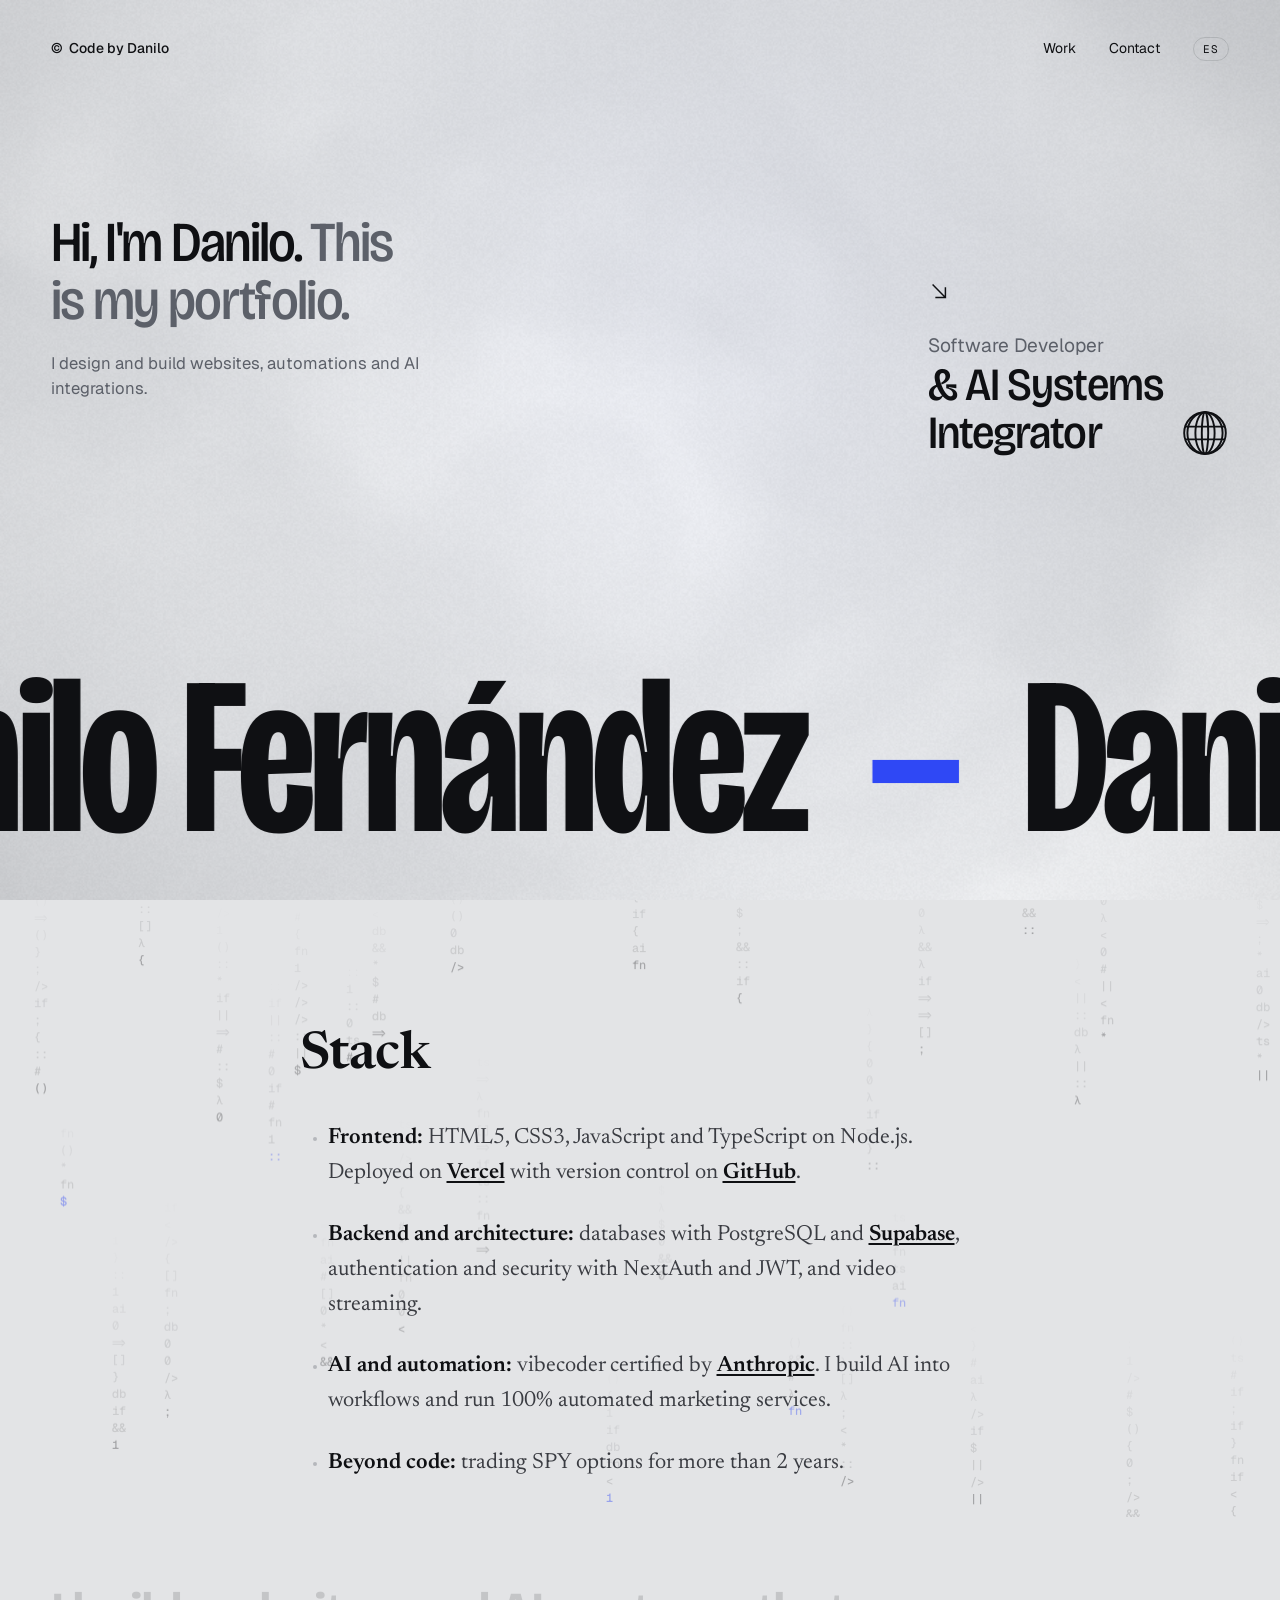
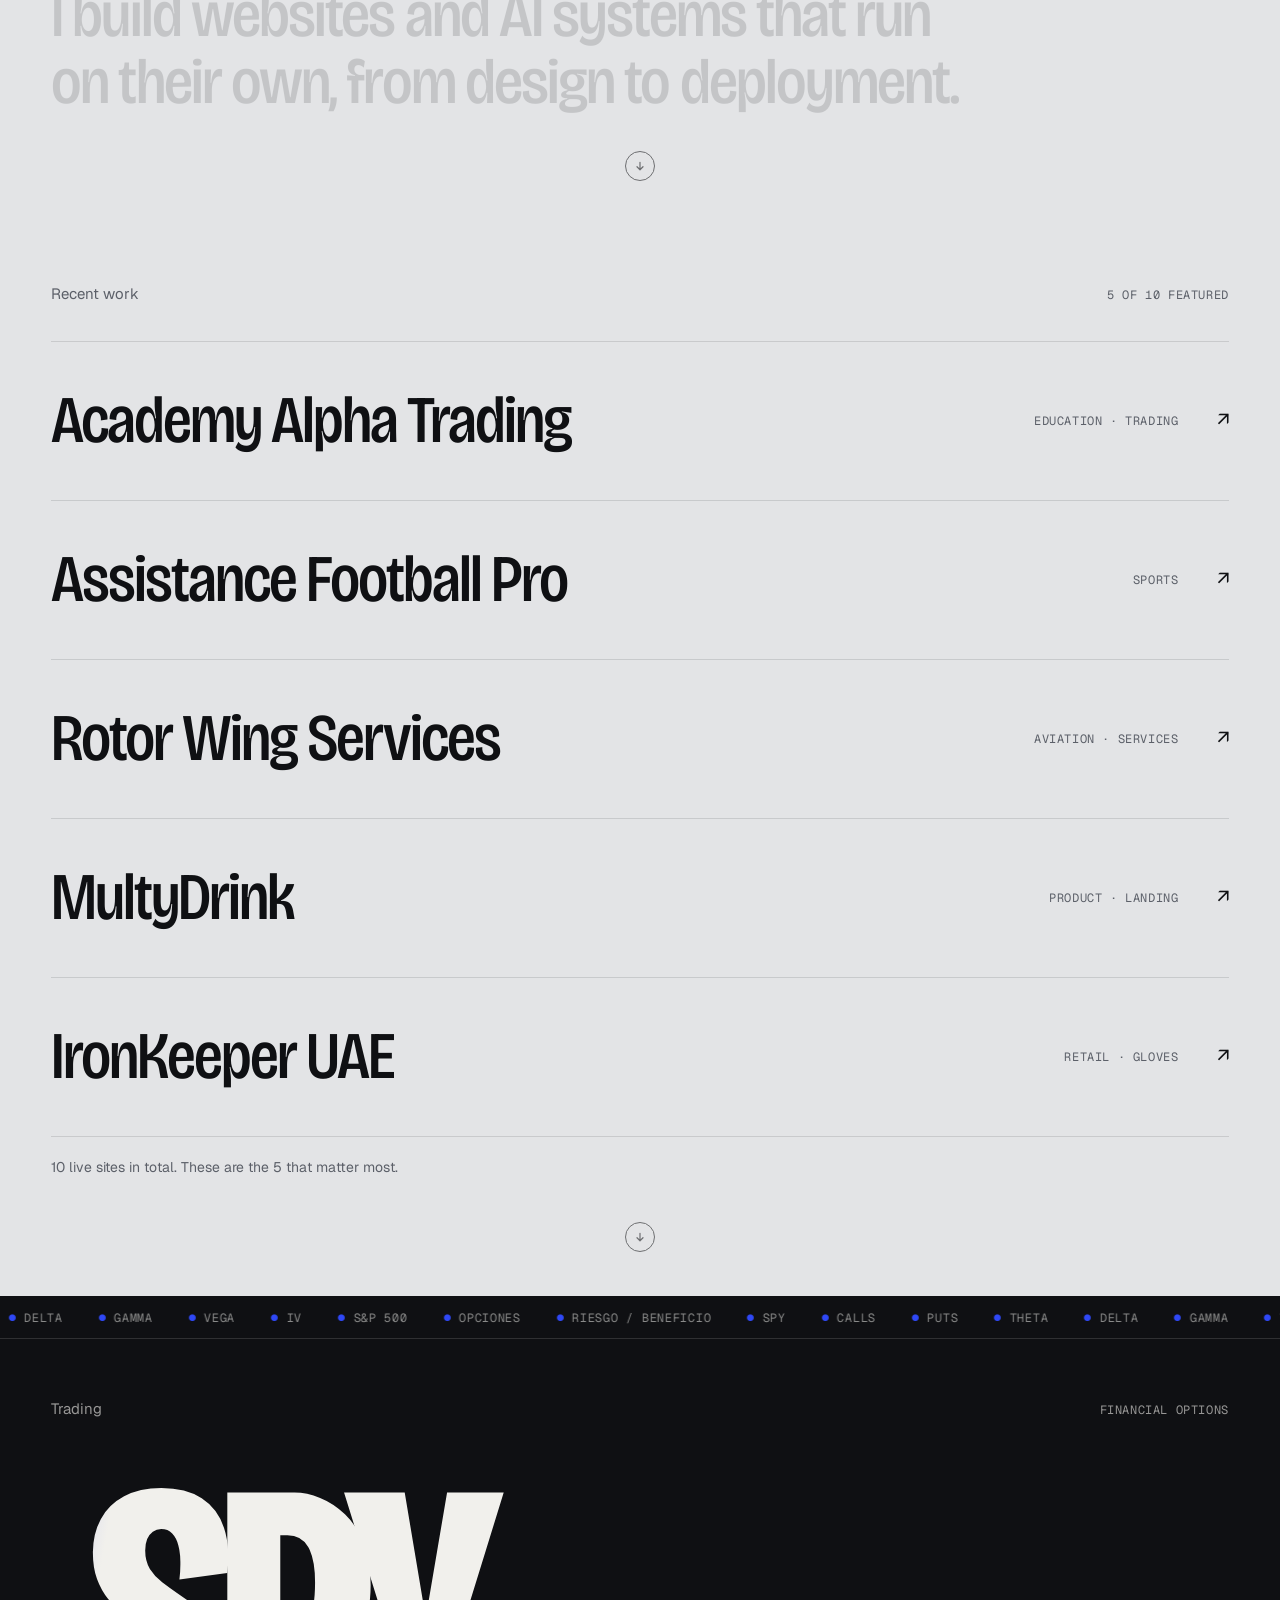
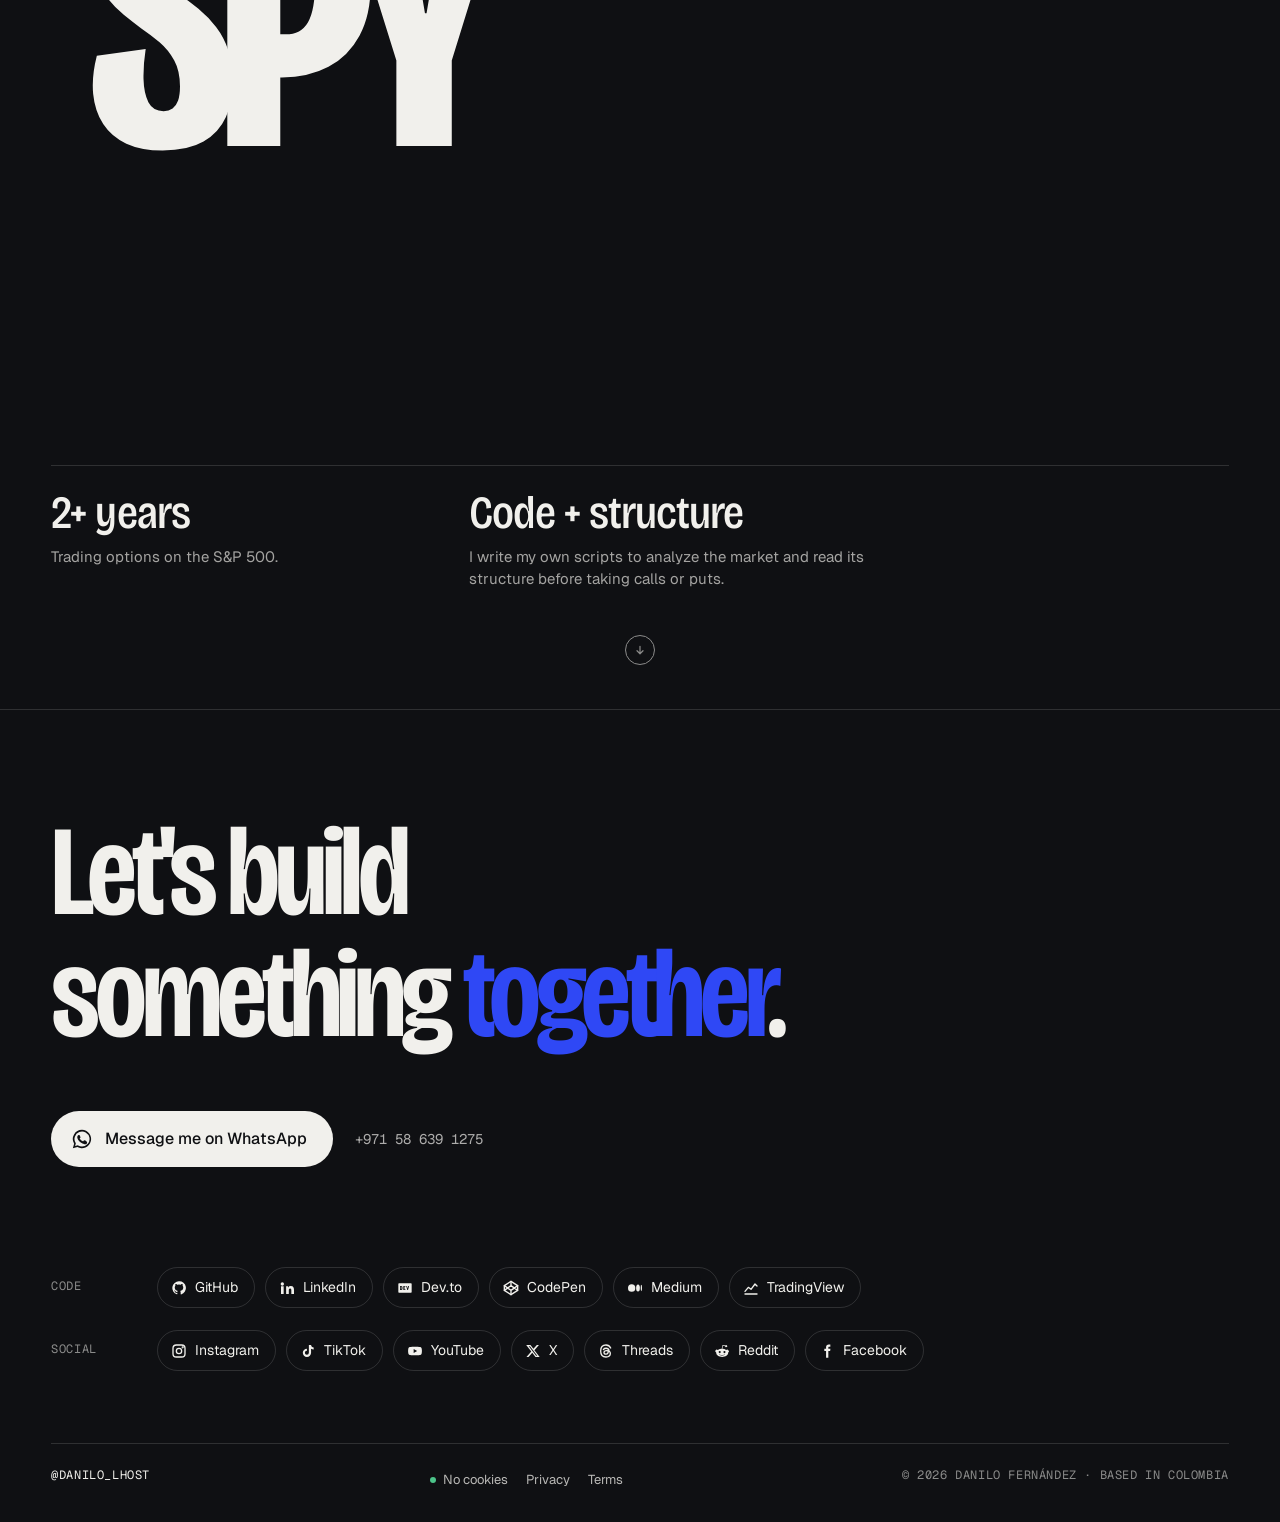
<file: index.html>
<!doctype html>
<html lang="es">
<head>
<meta charset="utf-8">
<meta name="viewport" content="width=device-width, initial-scale=1, viewport-fit=cover">
<meta name="description" content="Danilo Fernández (danilo_lhost) — Software Developer &amp; AI Systems Integrator. Sitios web, IA y automatización.">
<meta name="theme-color" content="#E3E4E6">
<meta property="og:title" content="Danilo Fernández — Software Developer &amp; AI Systems Integrator">
<meta property="og:description" content="Sitios web, sistemas con IA y automatización. Trading y fútbol.">
<meta property="og:type" content="website">
<link rel="icon" href="data:image/svg+xml,%3Csvg xmlns='http://www.w3.org/2000/svg' viewBox='0 0 64 64'%3E%3Crect width='64' height='64' rx='14' fill='%230F1013'/%3E%3Ctext x='32' y='44' font-family='Arial' font-weight='700' font-size='34' text-anchor='middle' fill='%23F1F0EC'%3ED%3C/text%3E%3Ccircle cx='50' cy='44' r='4' fill='%232F48F5'/%3E%3C/svg%3E">
<style>:root{padding-top:env(safe-area-inset-top,0px);padding-bottom:env(safe-area-inset-bottom,0px)}body{margin:0}img{max-width:100%}[hidden]{display:none!important}</style>
<title>Danilo Fernández</title>
<link rel="preconnect" href="https://fonts.googleapis.com">
<link rel="preconnect" href="https://fonts.gstatic.com" crossorigin>
<link rel="stylesheet" href="https://fonts.googleapis.com/css2?family=Bricolage+Grotesque:opsz,wdth,wght@12..96,75..100,200..800&family=Geist:wght@300..700&family=Geist+Mono:wght@400;500&family=Newsreader:opsz,wght@6..72,400;6..72,500;6..72,600&display=swap">
<link rel="stylesheet" href="/styles.css">
<link rel="stylesheet" href="/extra.css">
</head>
<body>
<div class="pre" id="pre" aria-hidden="true">
<svg viewBox="0 0 100 100" preserveAspectRatio="none"><path id="prePath" d="M0 0 H100 V100 Q50 100 0 100 Z"/></svg>
<span class="word" id="preWord">Hola</span>
</div>
<header class="hero" id="top">
<div class="hero-fallback" aria-hidden="true"></div>
<canvas id="field" aria-hidden="true"></canvas>
<nav class="nav gutter" aria-label="Principal">
<a class="brand" href="#top"><span class="c">©</span><span class="roll"><span>Code by Danilo</span><span>danilo_lhost</span></span></a>
<ul>
<li><a href="#experiencia" data-i18n="nav_exp">Experiencia</a></li>
<li><a href="#proyectos" data-i18n="nav_proj">Proyectos</a></li>
<li><a href="#contacto" data-i18n="nav_contact">Contacto</a></li>
<li><button type="button" class="lang" id="langBtn" aria-label="Ver en inglés">EN</button></li>
</ul>
</nav>
<div class="hero-code" aria-label="Perfil de Danilo en código">
<div class="intro" id="intro">
<span class="avail"><i></i><span data-x="avail">Disponible para proyectos</span></span>
<p class="intro-big"><span data-x="hi">Hola, soy Danilo.</span> <span class="soft" data-x="port">Este es mi portafolio.</span></p>
<p class="intro-sub" data-x="sub">Diseño y desarrollo sitios web, automatizaciones e integraciones de IA.</p>
</div>
<div class="code" id="codeCard">
<div class="code-bar"><span class="file"><i></i>danilo.ts</span><span class="status" id="codeStatus">escribiendo…</span></div>
<pre id="codePre"></pre>
</div>
<a class="scroll-hint" id="scrollHint" href="#stack" aria-label="Desliza para ver más">
<span class="badge">
<span class="core"><svg viewBox="0 0 16 16" fill="none" stroke="currentColor" stroke-width="1.8" aria-hidden="true"><path d="M8 2v11M3.5 8.5 8 13l4.5-4.5"/></svg></span>
</span>
<span class="hint-text" data-i18n="hint"><b>Desliza para ver más</b></span>
</a>
</div>
<div class="hero-body gutter">
<div class="right">
<div class="role">
<svg class="arrow" viewBox="0 0 24 24" fill="none" stroke="currentColor" stroke-width="1.6" aria-hidden="true"><path d="M5 5l14 14M19 8v11H8"/></svg>
<div class="role-row">
<div>
<p class="kicker">Software Developer</p>
<p class="main">&amp; AI Systems<br>Integrator</p>
</div>
<svg class="globe" viewBox="0 0 30 30" fill="none" stroke="currentColor" stroke-width="1.2" aria-hidden="true">
<circle cx="15" cy="15" r="13"/><ellipse cx="15" cy="15" rx="6" ry="13"/><ellipse cx="15" cy="15" rx="11" ry="13"/><ellipse cx="15" cy="15" rx="2" ry="13"/><path d="M2.5 11h25M2.5 19h25"/>
</svg>
</div>
</div>
</div>
</div>
<div class="marquee" aria-label="Danilo Fernández">
<div class="track" id="track" aria-hidden="true">
<div class="group"><span class="nm">Danilo Fernández</span><span class="dash">—</span><span class="nm">Danilo Fernández</span><span class="dash">—</span></div>
<div class="group"><span class="nm">Danilo Fernández</span><span class="dash">—</span><span class="nm">Danilo Fernández</span><span class="dash">—</span></div>
</div>
</div>
</header>
<main>
<section class="stack gutter" id="stack">
<div class="col">
<h2>Stack</h2>
<ul>
<li data-i18n="stack_fe"><b>Frontend:</b> HTML5, CSS3, JavaScript y TypeScript sobre Node.js. Despliegue en <a href="https://vercel.com" target="_blank" rel="noopener">Vercel</a> y control de versiones en <a href="https://github.com" target="_blank" rel="noopener">GitHub</a>.</li>
<li data-i18n="stack_be"><b>Backend y arquitectura:</b> bases de datos con PostgreSQL y <a href="https://supabase.com" target="_blank" rel="noopener">Supabase</a>, autenticación y seguridad con NextAuth y JWT, y streaming de video.</li>
<li data-i18n="stack_ai"><b>IA y automatizaciones:</b> vibecoder con certificación de <a href="https://www.anthropic.com" target="_blank" rel="noopener">Anthropic</a>. Integro IA en flujos de trabajo y monto servicios de marketing 100% automatizados.</li>
<li data-i18n="stack_more"><b>Complementario:</b> trading de opciones sobre SPY desde hace más de 2 años.</li>
</ul>
</div>
<a class="next" href="#trading" aria-label="Ir a Trading"><span><svg viewBox="0 0 16 16" fill="none" stroke="currentColor" stroke-width="1.6" stroke-linecap="round" stroke-linejoin="round"><path d="M8 3v10M4 9l4 4 4-4"/></svg></span></a>
</section>
<section class="trading" id="trading">
<div class="tape" aria-hidden="true"><div class="t" id="tape"></div></div>
<div class="chart" aria-hidden="true">
<svg id="chartSvg" viewBox="0 0 1000 300" preserveAspectRatio="none">
<defs>
<linearGradient id="area" x1="0" y1="0" x2="0" y2="1"><stop offset="0" stop-color="#2F48F5" stop-opacity=".35"/><stop offset="1" stop-color="#2F48F5" stop-opacity="0"/></linearGradient>
<clipPath id="reveal"><rect id="revealRect" x="0" y="-20" width="0" height="340"/></clipPath>
</defs>
<g clip-path="url(#reveal)">
<path id="areaPath" fill="url(#area)"/>
<path id="linePath" fill="none" stroke="#2F48F5" stroke-width="2.5" vector-effect="non-scaling-stroke"/>
</g>
</svg>
</div>
<div class="inner gutter">
<div class="head"><h2 style="color:rgba(241,240,236,.6)">Trading</h2><span class="mono" data-i18n="tr_kicker">Opciones financieras</span></div>
<p class="spy" id="spy">SPY</p>
<div class="tfacts">
<div data-i18n="tr_years"><b>+2 años</b><span>Operando opciones sobre el S&amp;P 500.</span></div>
<div data-i18n="tr_code"><b>Código + estructura</b><span>Escribo mis propios scripts para analizar el mercado y leer su estructura antes de entrar en calls o puts.</span></div>
</div>
<a class="next" href="#experiencia" aria-label="Ir a Experiencia"><span><svg viewBox="0 0 16 16" fill="none" stroke="currentColor" stroke-width="1.6" stroke-linecap="round" stroke-linejoin="round"><path d="M8 3v10M4 9l4 4 4-4"/></svg></span></a>
</div>
</section>
<section class="exp gutter" id="experiencia">
<div class="statement">
<p class="big" data-i18n="exp_big">Construyo sitios web y sistemas con IA que trabajan solos, del diseño al despliegue.</p>
</div>
<a class="next" href="#proyectos" aria-label="Ir a Proyectos"><span><svg viewBox="0 0 16 16" fill="none" stroke="currentColor" stroke-width="1.6" stroke-linecap="round" stroke-linejoin="round"><path d="M8 3v10M4 9l4 4 4-4"/></svg></span></a>
</section>
<section class="work gutter" id="proyectos">
<div class="head"><h2 data-i18n="work_title">Trabajo reciente</h2><span class="mono" data-i18n="work_count">5 destacados de 10</span></div>
<ul class="rows">
<li><a href="https://academyalphatrading.com/" target="_blank" rel="noopener" data-domain="academyalphatrading.com" data-hue="228">
<span class="r-name">Academy Alpha Trading</span><span class="r-kind mono" data-i18n="k_edu">Educación · Trading</span><span class="r-arrow">↗</span></a></li>
<li><a href="https://assistancefootballpro.es/" target="_blank" rel="noopener" data-domain="assistancefootballpro.es" data-hue="150">
<span class="r-name">Assistance Football Pro</span><span class="r-kind mono" data-i18n="k_sport">Deporte</span><span class="r-arrow">↗</span></a></li>
<li><a href="https://rotorwingservices.com/" target="_blank" rel="noopener" data-domain="rotorwingservices.com" data-hue="24">
<span class="r-name">Rotor Wing Services</span><span class="r-kind mono" data-i18n="k_avi">Aviación · Servicios</span><span class="r-arrow">↗</span></a></li>
<li><a href="https://multydrink.pages.dev/" target="_blank" rel="noopener" data-domain="multydrink.pages.dev" data-hue="300">
<span class="r-name">MultyDrink</span><span class="r-kind mono" data-i18n="k_prod">Producto · Landing</span><span class="r-arrow">↗</span></a></li>
<li><a href="https://ironkeeperuae.vercel.app/en" target="_blank" rel="noopener" data-domain="ironkeeperuae.vercel.app" data-hue="195">
<span class="r-name">IronKeeper UAE</span><span class="r-kind mono" data-i18n="k_gloves">Comercio · Guantes</span><span class="r-arrow">↗</span></a></li>
</ul>
<p class="more" data-i18n="work_more">10 sitios publicados en total. Aquí van los 5 más importantes.</p>
<a class="next" href="#contacto" aria-label="Ir a Contacto"><span><svg viewBox="0 0 16 16" fill="none" stroke="currentColor" stroke-width="1.6" stroke-linecap="round" stroke-linejoin="round"><path d="M8 3v10M4 9l4 4 4-4"/></svg></span></a>
</section>
<section class="futbol" id="futbol" hidden>
<div class="grass" aria-hidden="true"></div>
<div class="lines" aria-hidden="true">
<svg viewBox="0 0 1000 600" preserveAspectRatio="none">
<rect x="0" y="0" width="1000" height="600" pathLength="1" class="ln"/>
<path d="M500 0V600" pathLength="1" class="ln"/>
<circle cx="500" cy="300" r="90" pathLength="1" class="ln"/>
<path d="M0 140H150V460H0M1000 140H850V460H1000" pathLength="1" class="ln"/>
<path d="M0 230H55V370H0M1000 230H945V370H1000" pathLength="1" class="ln"/>
</svg>
</div>
<svg class="ball" id="ball" viewBox="0 0 100 100" aria-hidden="true">
<circle cx="50" cy="50" r="46" fill="#F1F0EC" stroke="#0F1013" stroke-width="3"/>
<path d="M50 30l17 12-6.5 20h-21L33 42z" fill="#0F1013"/>
<path d="M50 30V8M67 42l20-8M60.5 62l13 17M39.5 62l-13 17M33 42l-20-8" stroke="#0F1013" stroke-width="3" fill="none"/>
</svg>
<div class="inner gutter">
<div class="head"><h2 style="color:inherit;opacity:.7" data-i18n="fb_title">Fútbol</h2><span class="mono" data-i18n="fb_kicker">Alto rendimiento</span></div>
<h2 class="big" data-i18n="fb_big">Disciplina<br>de cancha.</h2>
<div class="ffacts">
<div class="fx-small" data-i18n="fb_eq"><b>Ex-cantera La Equidad</b><span>Categoría Sub-15, Colombia.</span></div>
<div class="fx-dubai" data-i18n="fb_dubai"><span class="mono">Dubái · Torneos internacionales</span><b>Partidos contra equipos de primera división.</b></div>
</div>
<p class="why" data-i18n="fb_why">Programo para financiar mi carrera deportiva. Cada sitio, cada automatización y cada cliente me acercan a jugar en el Barcelona.</p>
<a class="next" href="#contacto" aria-label="Ir a Contacto"><span><svg viewBox="0 0 16 16" fill="none" stroke="currentColor" stroke-width="1.6" stroke-linecap="round" stroke-linejoin="round"><path d="M8 3v10M4 9l4 4 4-4"/></svg></span></a>
</div>
</section>
</main>
<footer class="gutter" id="contacto">
<h2 data-i18n="ct_title">¿Construimos<br>algo <em>juntos</em>?</h2>
<div class="cta-row">
<a class="wa" href="https://wa.me/971586391275" target="_blank" rel="noopener">
<svg viewBox="0 0 24 24" fill="currentColor" aria-hidden="true"><path d="M12 2a10 10 0 0 0-8.6 15.1L2 22l5-1.3A10 10 0 1 0 12 2Zm0 18.2a8.2 8.2 0 0 1-4.2-1.2l-.3-.2-3 .8.8-2.9-.2-.3A8.2 8.2 0 1 1 12 20.2Zm4.5-6.1c-.2-.1-1.5-.7-1.7-.8-.2-.1-.4-.1-.6.1l-.8 1c-.1.2-.3.2-.5.1a6.7 6.7 0 0 1-3.3-2.9c-.2-.4.2-.4.7-1.3.1-.2 0-.3 0-.4l-.8-1.8c-.2-.5-.4-.4-.6-.4h-.5a1 1 0 0 0-.7.3 3 3 0 0 0-.9 2.2 5.2 5.2 0 0 0 1.1 2.8 11.9 11.9 0 0 0 4.6 4c1.7.7 2.3.8 3.2.7.5-.1 1.5-.6 1.7-1.2.2-.6.2-1.1.1-1.2l-.4-.2Z"/></svg>
<span data-i18n="wa">Escríbeme por WhatsApp</span>
</a>
<span class="wa-num">+971 58 639 1275</span>
</div>
<div class="soc-groups">
<div class="soc-group"><span class="mono" data-i18n="soc_code">Código</span><div class="socials">
<a href="https://github.com/danilo_lhost" target="_blank" rel="noopener"><svg viewBox="0 0 24 24" fill="currentColor" aria-hidden="true"><path d="M12 2a10 10 0 0 0-3.2 19.5c.5.1.7-.2.7-.5v-1.7c-2.8.6-3.4-1.3-3.4-1.3-.4-1.2-1.1-1.5-1.1-1.5-.9-.6.1-.6.1-.6 1 .1 1.5 1 1.5 1 .9 1.6 2.4 1.1 3 .8.1-.7.4-1.1.6-1.3-2.2-.3-4.6-1.1-4.6-5a3.9 3.9 0 0 1 1-2.7 3.6 3.6 0 0 1 .1-2.7s.8-.3 2.8 1a9.6 9.6 0 0 1 5 0c1.9-1.3 2.8-1 2.8-1 .5 1.4.2 2.4.1 2.7a3.9 3.9 0 0 1 1 2.7c0 3.9-2.3 4.7-4.6 5 .4.3.7.9.7 1.9v2.8c0 .3.2.6.7.5A10 10 0 0 0 12 2Z"/></svg>GitHub</a>
<a href="https://www.linkedin.com/in/danilo_lhost" target="_blank" rel="noopener"><svg viewBox="0 0 24 24" fill="currentColor" aria-hidden="true"><path d="M4.98 3.5a2.5 2.5 0 1 1 0 5 2.5 2.5 0 0 1 0-5ZM3 9.5h4V21H3V9.5Zm7 0h3.8v1.6h.1a4.2 4.2 0 0 1 3.8-2c4 0 4.8 2.6 4.8 6V21h-4v-5.2c0-1.2 0-2.9-1.8-2.9s-2 1.4-2 2.8V21h-4V9.5Z"/></svg>LinkedIn</a>
<a href="https://dev.to/danilo_lhost" target="_blank" rel="noopener"><svg viewBox="0 0 24 24" fill="currentColor" aria-hidden="true"><path d="M3 5h18a1 1 0 0 1 1 1v12a1 1 0 0 1-1 1H3a1 1 0 0 1-1-1V6a1 1 0 0 1 1-1Zm3.2 4H4.5v6h1.7a2 2 0 0 0 2-2v-2a2 2 0 0 0-2-2Zm-.2 1.2c.4 0 .6.2.6.6v2.4c0 .4-.2.6-.6.6h-.3v-3.6H6Zm6.6-1.2H9.5v6h3.1v-1.2h-1.8V12.6h1.1v-1.2h-1.1v-1.2h1.8V9Zm1.2 0 1.6 6h1.1l1.6-6h-1.3l-.9 3.7-.9-3.7h-1.2Z"/></svg>Dev.to</a>
<a href="https://codepen.io/danilo_lhost" target="_blank" rel="noopener"><svg viewBox="0 0 24 24" fill="none" stroke="currentColor" stroke-width="2" stroke-linecap="round" stroke-linejoin="round" aria-hidden="true"><path d="M12 2 22 8.5v7L12 22 2 15.5v-7L12 2Z"/><path d="M12 22v-6.5M22 8.5l-10 7-10-7M2 15.5l10-7 10 7M12 2v6.5"/></svg>CodePen</a>
<a href="https://medium.com/@danilo_lhost" target="_blank" rel="noopener"><svg viewBox="0 0 24 24" fill="currentColor" aria-hidden="true"><ellipse cx="7" cy="12" rx="5.5" ry="5.8"/><ellipse cx="16.5" cy="12" rx="2.8" ry="5.4"/><ellipse cx="21.5" cy="12" rx="1" ry="4.8"/></svg>Medium</a>
<a href="https://www.tradingview.com/u/danilo_lhost/" target="_blank" rel="noopener"><svg viewBox="0 0 24 24" fill="none" stroke="currentColor" stroke-width="2" stroke-linecap="round" stroke-linejoin="round" aria-hidden="true"><path d="M3 17l5-6 4 3 6-8 3 3"/><path d="M3 21h18"/></svg>TradingView</a>
</div></div>
<div class="soc-group"><span class="mono" data-i18n="soc_net">Redes</span><div class="socials">
<a href="https://www.instagram.com/danilo_lhost" target="_blank" rel="noopener"><svg viewBox="0 0 24 24" fill="none" stroke="currentColor" stroke-width="2" aria-hidden="true"><rect x="3" y="3" width="18" height="18" rx="5"/><circle cx="12" cy="12" r="4"/><circle cx="17.5" cy="6.5" r=".6" fill="currentColor"/></svg>Instagram</a>
<a href="https://www.tiktok.com/@danilo_lhost" target="_blank" rel="noopener"><svg viewBox="0 0 24 24" fill="currentColor" aria-hidden="true"><path d="M16.6 3c.3 2.1 1.6 3.6 3.9 3.8v3a7 7 0 0 1-3.9-1.2v6.2A6.2 6.2 0 1 1 10.4 8.6v3.2a3 3 0 1 0 2.9 3V3h3.3Z"/></svg>TikTok</a>
<a href="https://www.youtube.com/@danilo_lhost" target="_blank" rel="noopener"><svg viewBox="0 0 24 24" fill="currentColor" aria-hidden="true"><path d="M22 8.2a3 3 0 0 0-2.1-2.1C18 5.6 12 5.6 12 5.6s-6 0-7.9.5A3 3 0 0 0 2 8.2 31 31 0 0 0 1.6 12 31 31 0 0 0 2 15.8a3 3 0 0 0 2.1 2.1c1.9.5 7.9.5 7.9.5s6 0 7.9-.5a3 3 0 0 0 2.1-2.1 31 31 0 0 0 .4-3.8 31 31 0 0 0-.4-3.8ZM10 15.1V8.9l5.2 3.1L10 15.1Z"/></svg>YouTube</a>
<a href="https://x.com/danilo_lhost" target="_blank" rel="noopener"><svg viewBox="0 0 24 24" fill="currentColor" aria-hidden="true"><path d="M17.8 3h3.1l-6.8 7.7L22 21h-6.2l-4.9-6.3L5.3 21H2.2l7.2-8.3L1.8 3h6.4l4.4 5.8L17.8 3Zm-1.1 16.2h1.7L7.4 4.7H5.6l11.1 14.5Z"/></svg>X</a>
<a href="https://www.threads.net/@danilo_lhost" target="_blank" rel="noopener"><svg viewBox="0 0 24 24" fill="none" stroke="currentColor" stroke-width="2" stroke-linecap="round" stroke-linejoin="round" aria-hidden="true"><path d="M16.5 11.2c-.5-2.2-2.1-3.3-4.3-3.3-2.6 0-4.1 1.8-4.1 1.8"/><path d="M19 7.5C17.6 4.6 15.2 3 12 3 7 3 4 6.6 4 12s3 9 8 9c3.6 0 6.5-2 6.5-5.2 0-2.6-2.3-4.3-5.6-4.3-2.4 0-3.9 1.2-3.9 2.8s1.3 2.5 3 2.5c2.7 0 3.6-2.3 3.4-5.6"/></svg>Threads</a>
<a href="https://www.reddit.com/user/danilo_lhost" target="_blank" rel="noopener"><svg viewBox="0 0 24 24" fill="currentColor" aria-hidden="true"><path d="M22 12.1a2.2 2.2 0 0 0-3.7-1.6 10.8 10.8 0 0 0-5.8-1.8l1-4.6 3.2.7a1.6 1.6 0 1 0 .2-.9l-3.6-.8a.5.5 0 0 0-.6.4l-1.1 5.2a10.8 10.8 0 0 0-5.9 1.8 2.2 2.2 0 1 0-2.4 3.6v.7c0 3.5 4 6.3 9 6.3s9-2.8 9-6.3v-.7a2.2 2.2 0 0 0 1.3-2ZM7 13.6a1.6 1.6 0 1 1 3.2 0 1.6 1.6 0 0 1-3.2 0Zm9 4.2a5.8 5.8 0 0 1-4 1.2 5.8 5.8 0 0 1-4-1.2.4.4 0 0 1 .6-.6 5 5 0 0 0 3.4 1 5 5 0 0 0 3.4-1 .4.4 0 1 1 .6.6Zm-.3-2.6a1.6 1.6 0 1 1 0-3.2 1.6 1.6 0 0 1 0 3.2Z"/></svg>Reddit</a>
<a href="https://www.facebook.com/danilo_lhost" target="_blank" rel="noopener"><svg viewBox="0 0 24 24" fill="currentColor" aria-hidden="true"><path d="M14 8.5V6.8c0-.8.2-1.3 1.4-1.3H17V2.2a21 21 0 0 0-2.4-.1C12.2 2.1 10.6 3.6 10.6 6.3v2.2H8V12h2.6v10H14V12h2.7l.4-3.5H14Z"/></svg>Facebook</a>
</div></div>
</div>
<div class="foot">
<span class="mono" style="color:var(--bone)">@danilo_lhost</span>
<nav class="legal-links" aria-label="Legal">
<span class="nocookie" data-i18n="nocookie"><i></i>Sin cookies</span>
<button type="button" data-open="privacidad" data-i18n="lg_priv">Privacidad</button>
<button type="button" data-open="terminos" data-i18n="lg_terms">Términos</button>
</nav>
<span class="mono" data-i18n="copy">© 2026 Danilo Fernández · Basado en Colombia</span>
</div>
</footer>
<div class="legal" id="legal" hidden>
<div class="legal-scrim" data-close></div>
<div class="legal-sheet" role="dialog" aria-modal="true" aria-labelledby="legalTitle" tabindex="-1">
<div class="legal-top"><span class="mono" data-i18n="lg_updated">Actualizado el 16 de octubre de 2026</span><button type="button" class="legal-x" data-close aria-label="Cerrar">✕</button></div>
<article id="privacidad" hidden data-i18n="art_priv">
<h2 id="legalTitle">Privacidad</h2>
<p class="lead">Este sitio es mi portafolio. No te pide datos, no crea cuentas y no usa cookies.</p>
<h3>Qué datos recojo</h3>
<p>Ninguno de forma directa. No hay formularios, registro ni inicio de sesión.</p>
<h3>Cookies</h3>
<p>No uso cookies ni tecnologías parecidas para seguirte o medirte. Por eso no ves un aviso de cookies.</p>
<h3>Analíticas y publicidad</h3>
<p>No hay herramientas de analítica, píxeles de publicidad ni seguimiento entre sitios.</p>
<h3>Alojamiento</h3>
<p>El proveedor que sirve la página procesa datos técnicos mínimos, como la dirección IP y el navegador, solo para entregarla y protegerla de abusos.</p>
<h3>Tipografías</h3>
<p>Las fuentes se cargan desde Google Fonts, que recibe tu dirección IP para entregarlas. No instala cookies.</p>
<h3>Enlaces externos</h3>
<p>Si abres WhatsApp o alguna de mis redes, sales de este sitio y aplican las políticas de esa plataforma.</p>
<h3>Tus derechos</h3>
<p>Si me escribes, uso tu mensaje solo para responderte. Puedes pedirme en cualquier momento que lo borre, conforme a la Ley 1581 de 2012 de protección de datos de Colombia.</p>
<h3>Contacto</h3>
<p>WhatsApp: <span class="sel">+971 58 639 1275</span></p>
</article>
<article id="terminos" hidden data-i18n="art_terms">
<h2>Términos</h2>
<p class="lead">Al usar este sitio aceptas estas condiciones simples.</p>
<h3>Uso</h3>
<p>El sitio es informativo: muestra quién soy, lo que hago y mis proyectos.</p>
<h3>Propiedad</h3>
<p>El diseño, el código y los textos de este sitio son míos. Los proyectos que aparecen pertenecen a sus clientes y marcas, y se muestran como parte de mi trabajo.</p>
<h3>Trading</h3>
<p>Lo que comparto sobre trading describe mi experiencia personal. No es asesoría financiera ni una recomendación de inversión.</p>
<h3>Enlaces externos</h3>
<p>No controlo el contenido de los sitios a los que enlazo.</p>
<h3>Cambios</h3>
<p>Puedo actualizar estos términos. La fecha de arriba indica la última versión.</p>
</article>
</div>
</div>
<div class="peek" id="peek" aria-hidden="true"><div class="art"></div><span class="mono" id="peekDomain"></span><b id="peekName"></b></div>
<div class="cursor" id="cursor" aria-hidden="true"></div>
<script src="/app.js"></script>
<script src="/extra.js"></script>
</body>
</html>
</file>
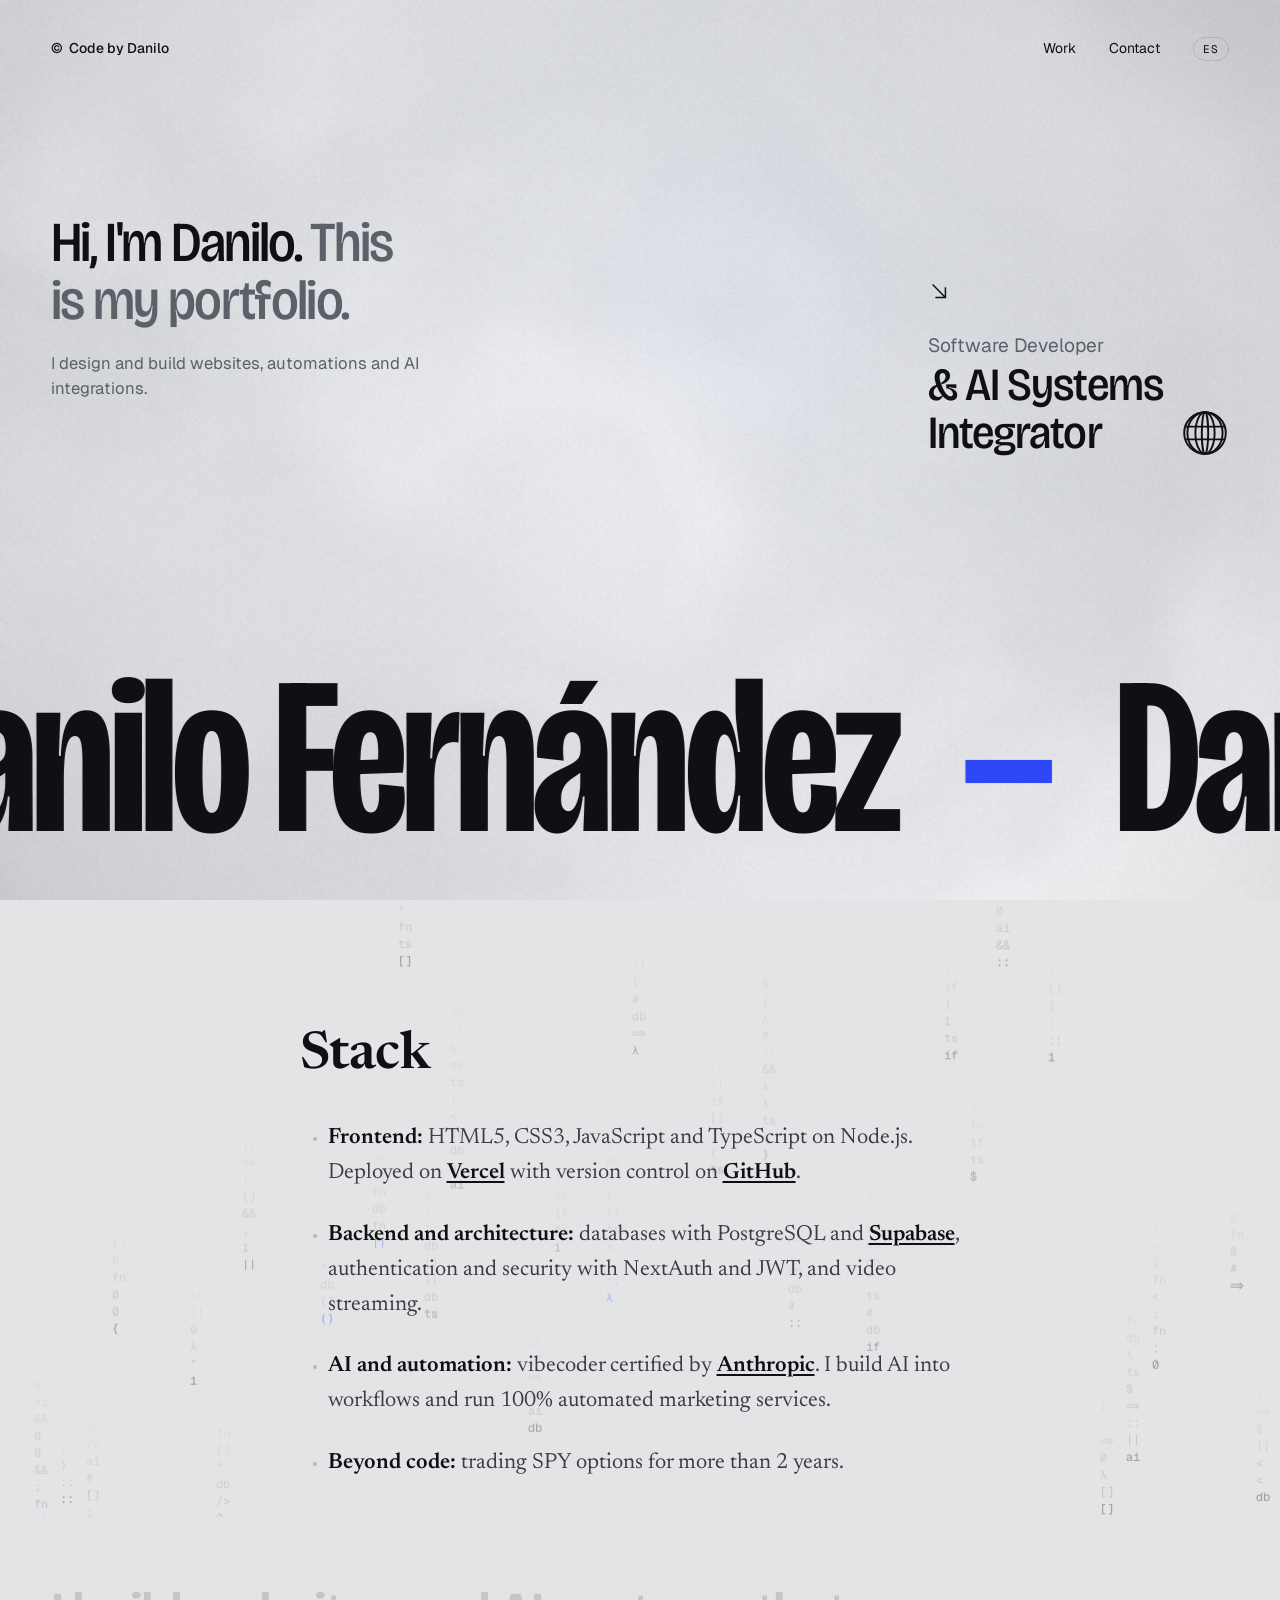
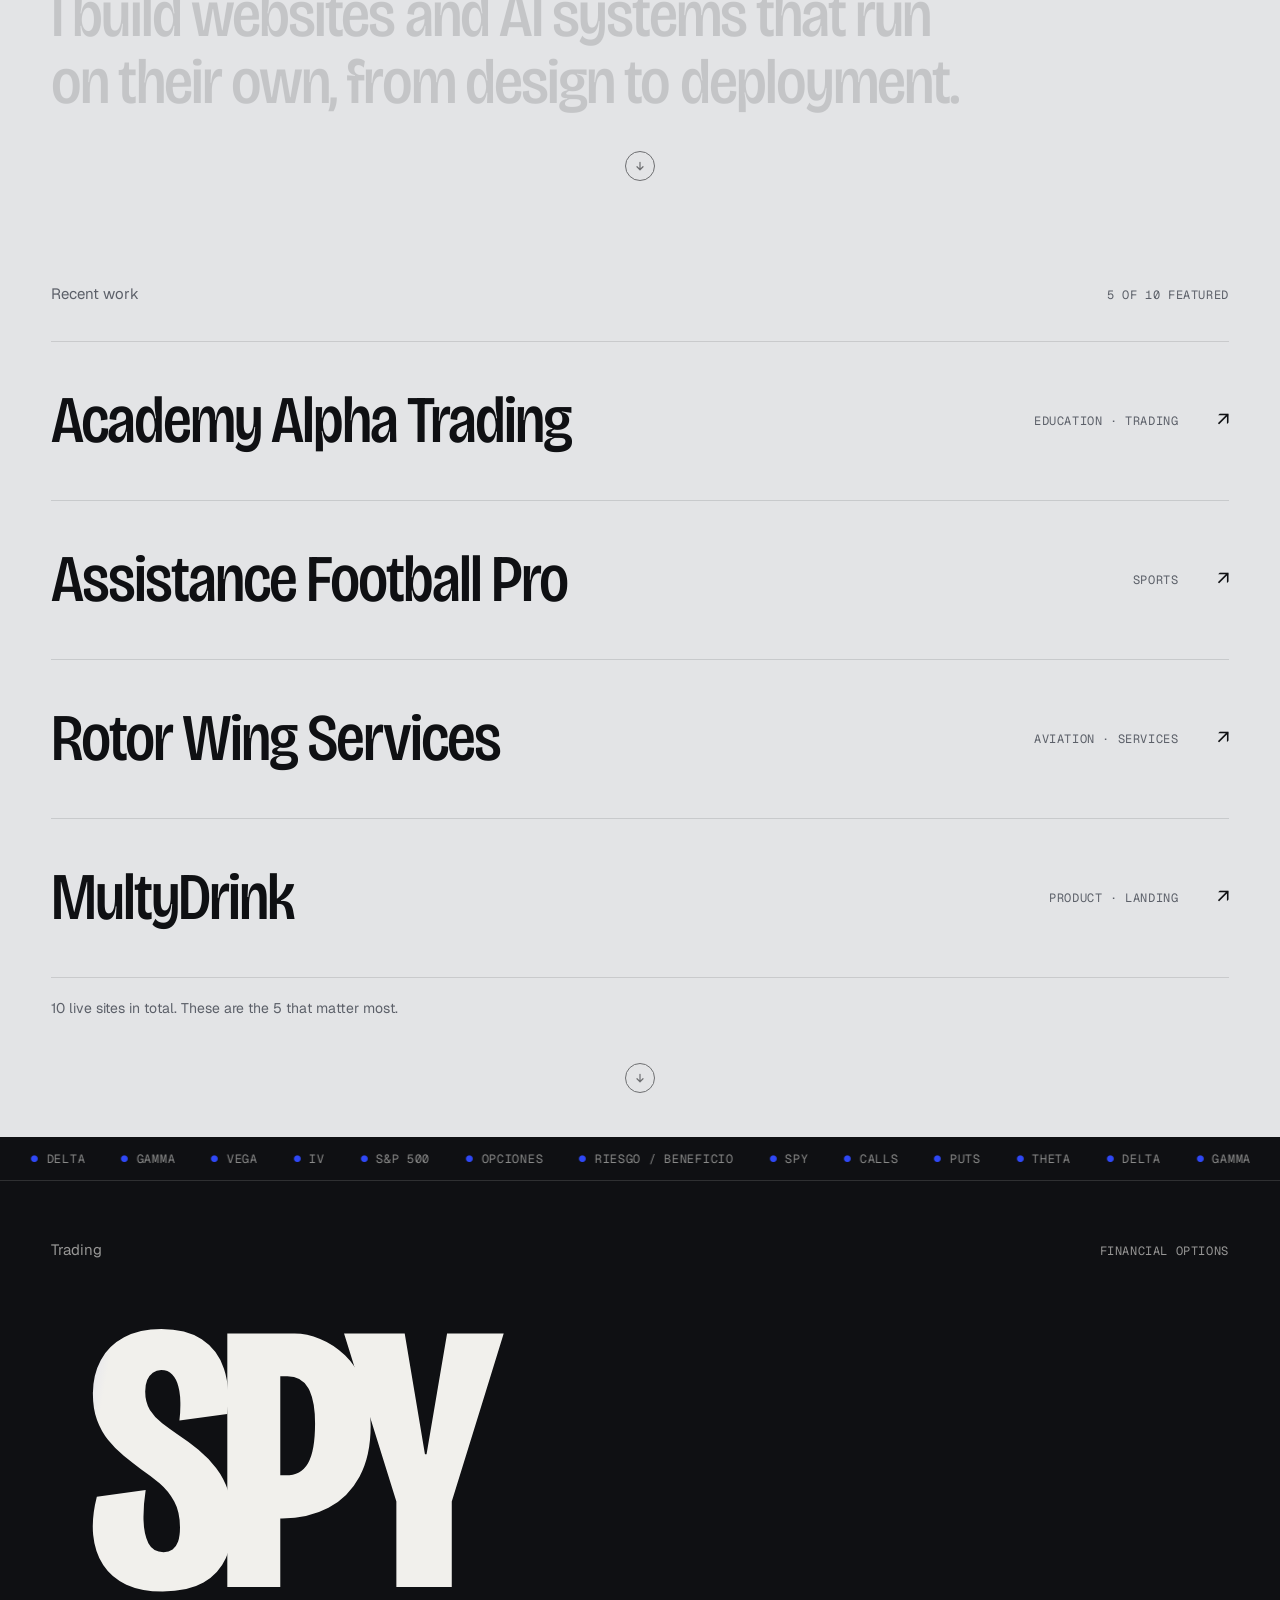
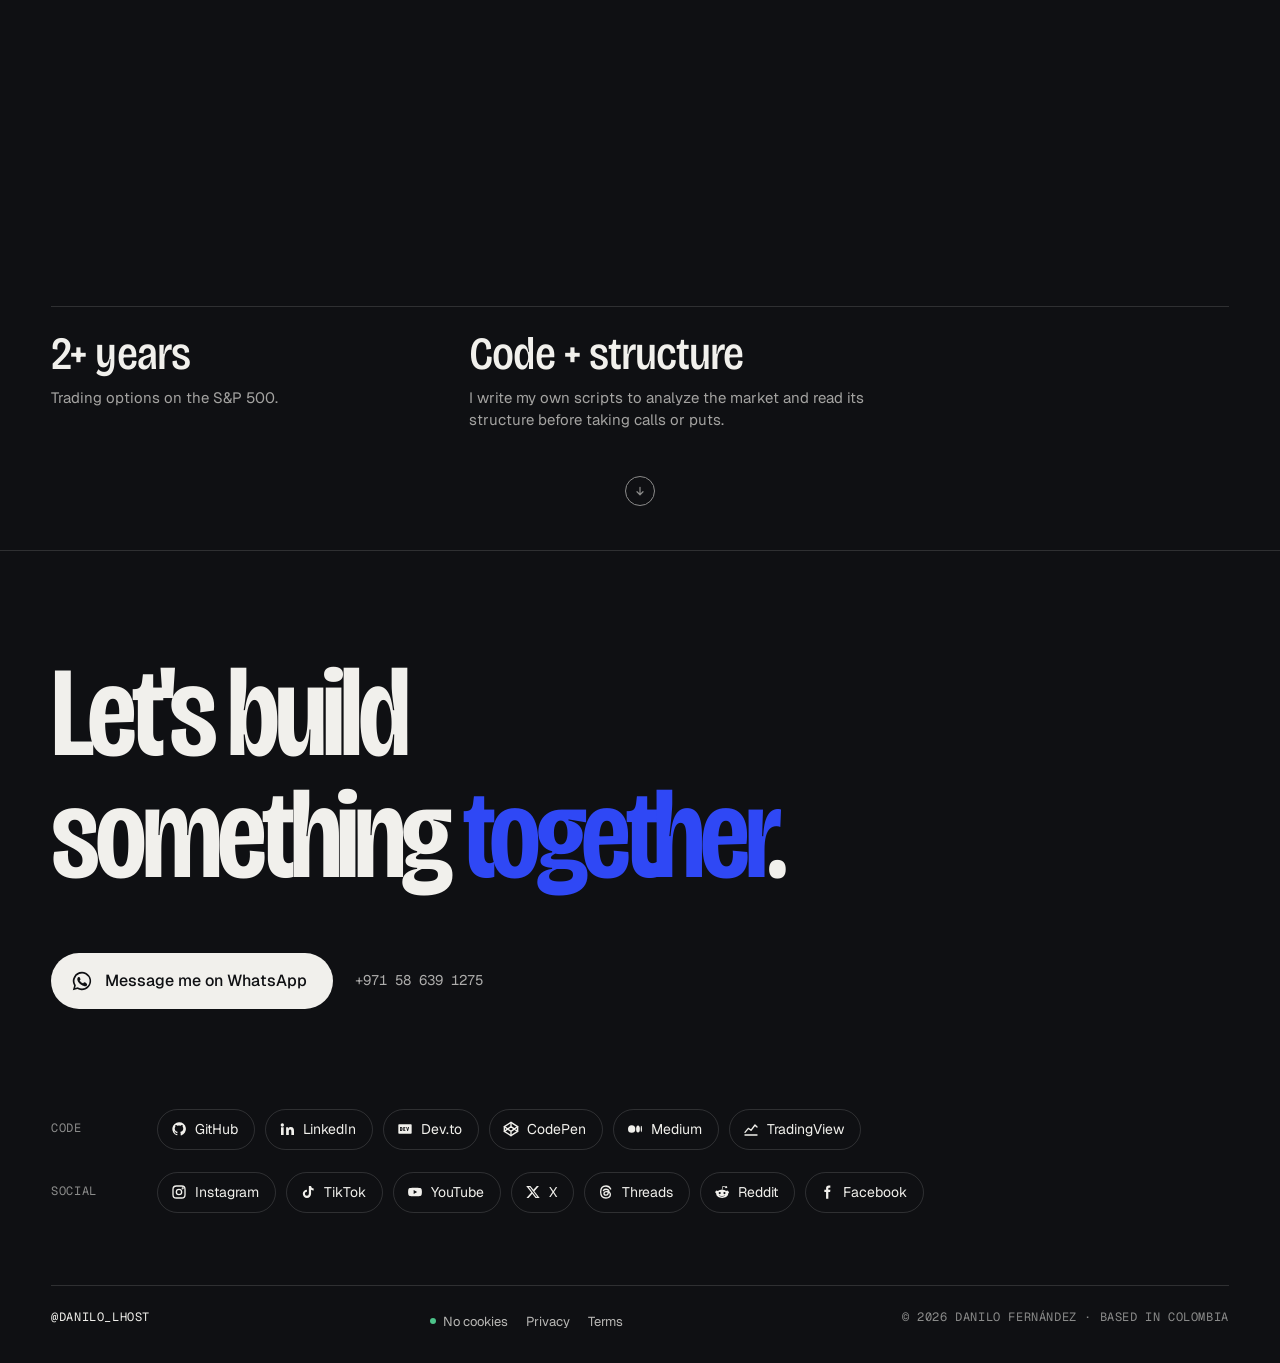
<file: index.reordered.html>
<!doctype html>
<html lang="es">
<head>
<meta charset="utf-8">
<meta name="viewport" content="width=device-width, initial-scale=1, viewport-fit=cover">
<meta name="description" content="Danilo Fernández (danilo_lhost) — Software Developer &amp; AI Systems Integrator. Sitios web, IA y automatización.">
<meta name="theme-color" content="#E3E4E6">
<meta property="og:title" content="Danilo Fernández — Software Developer &amp; AI Systems Integrator">
<meta property="og:description" content="Sitios web, sistemas con IA y automatización. Trading y fútbol.">
<meta property="og:type" content="website">
<link rel="icon" href="data:image/svg+xml,%3Csvg xmlns='http://www.w3.org/2000/svg' viewBox='0 0 64 64'%3E%3Crect width='64' height='64' rx='14' fill='%230F1013'/%3E%3Ctext x='32' y='44' font-family='Arial' font-weight='700' font-size='34' text-anchor='middle' fill='%23F1F0EC'%3ED%3C/text%3E%3Ccircle cx='50' cy='44' r='4' fill='%232F48F5'/%3E%3C/svg%3E">
<style>:root{padding-top:env(safe-area-inset-top,0px);padding-bottom:env(safe-area-inset-bottom,0px)}body{margin:0}img{max-width:100%}[hidden]{display:none!important}</style>
<title>Danilo Fernández</title>
<link rel="preconnect" href="https://fonts.googleapis.com">
<link rel="preconnect" href="https://fonts.gstatic.com" crossorigin>
<link rel="stylesheet" href="https://fonts.googleapis.com/css2?family=Bricolage+Grotesque:opsz,wdth,wght@12..96,75..100,200..800&family=Geist:wght@300..700&family=Geist+Mono:wght@400;500&family=Newsreader:opsz,wght@6..72,400;6..72,500;6..72,600&display=swap">
<link rel="stylesheet" href="/styles.css">
<link rel="stylesheet" href="/extra.css">
</head>
<body>
<div class="pre" id="pre" aria-hidden="true">
<svg viewBox="0 0 100 100" preserveAspectRatio="none"><path id="prePath" d="M0 0 H100 V100 Q50 100 0 100 Z"/></svg>
<span class="word" id="preWord">Hola</span>
</div>
<header class="hero" id="top">
<div class="hero-fallback" aria-hidden="true"></div>
<canvas id="field" aria-hidden="true"></canvas>
<nav class="nav gutter" aria-label="Principal">
<a class="brand" href="#top"><span class="c">©</span><span class="roll"><span>Code by Danilo</span><span>danilo_lhost</span></span></a>
<ul>
<li><a href="#experiencia" data-i18n="nav_exp">Experiencia</a></li>
<li><a href="#proyectos" data-i18n="nav_proj">Proyectos</a></li>
<li><a href="#contacto" data-i18n="nav_contact">Contacto</a></li>
<li><button type="button" class="lang" id="langBtn" aria-label="Ver en inglés">EN</button></li>
</ul>
</nav>
<div class="hero-code" aria-label="Perfil de Danilo en código">
<div class="intro" id="intro">
<span class="avail"><i></i><span data-x="avail">Disponible para proyectos</span></span>
<p class="intro-big"><span data-x="hi">Hola, soy Danilo.</span> <span class="soft" data-x="port">Este es mi portafolio.</span></p>
<p class="intro-sub" data-x="sub">Diseño y desarrollo sitios web, automatizaciones e integraciones de IA.</p>
</div>
<div class="code" id="codeCard">
<div class="code-bar"><span class="file"><i></i>danilo.ts</span><span class="status" id="codeStatus">escribiendo…</span></div>
<pre id="codePre"></pre>
</div>
<a class="scroll-hint" id="scrollHint" href="#stack" aria-label="Desliza para ver más">
<span class="badge">
<span class="core"><svg viewBox="0 0 16 16" fill="none" stroke="currentColor" stroke-width="1.8" aria-hidden="true"><path d="M8 2v11M3.5 8.5 8 13l4.5-4.5"/></svg></span>
</span>
<span class="hint-text" data-i18n="hint"><b>Desliza para ver más</b></span>
</a>
</div>
<div class="hero-body gutter">
<div class="right">
<div class="role">
<svg class="arrow" viewBox="0 0 24 24" fill="none" stroke="currentColor" stroke-width="1.6" aria-hidden="true"><path d="M5 5l14 14M19 8v11H8"/></svg>
<div class="role-row">
<div>
<p class="kicker">Software Developer</p>
<p class="main">&amp; AI Systems<br>Integrator</p>
</div>
<svg class="globe" viewBox="0 0 30 30" fill="none" stroke="currentColor" stroke-width="1.2" aria-hidden="true">
<circle cx="15" cy="15" r="13"/><ellipse cx="15" cy="15" rx="6" ry="13"/><ellipse cx="15" cy="15" rx="11" ry="13"/><ellipse cx="15" cy="15" rx="2" ry="13"/><path d="M2.5 11h25M2.5 19h25"/>
</svg>
</div>
</div>
</div>
</div>
<div class="marquee" aria-label="Danilo Fernández">
<div class="track" id="track" aria-hidden="true">
<div class="group"><span class="nm">Danilo Fernández</span><span class="dash">—</span><span class="nm">Danilo Fernández</span><span class="dash">—</span></div>
<div class="group"><span class="nm">Danilo Fernández</span><span class="dash">—</span><span class="nm">Danilo Fernández</span><span class="dash">—</span></div>
</div>
</div>
</header>
<main>
<section class="stack gutter" id="stack">
<div class="col">
<h2>Stack</h2>
<ul>
<li data-i18n="stack_fe"><b>Frontend:</b> HTML5, CSS3, JavaScript y TypeScript sobre Node.js. Despliegue en <a href="https://vercel.com" target="_blank" rel="noopener">Vercel</a> y control de versiones en <a href="https://github.com" target="_blank" rel="noopener">GitHub</a>.</li>
<li data-i18n="stack_be"><b>Backend y arquitectura:</b> bases de datos con PostgreSQL y <a href="https://supabase.com" target="_blank" rel="noopener">Supabase</a>, autenticación y seguridad con NextAuth y JWT, y streaming de video.</li>
<li data-i18n="stack_ai"><b>IA y automatizaciones:</b> vibecoder con certificación de <a href="https://www.anthropic.com" target="_blank" rel="noopener">Anthropic</a>. Integro IA en flujos de trabajo y monto servicios de marketing 100% automatizados.</li>
<li data-i18n="stack_more"><b>Complementario:</b> trading de opciones sobre SPY desde hace más de 2 años.</li>
</ul>
</div>
<a class="next" href="#experiencia" aria-label="Ir a Experiencia"><span><svg viewBox="0 0 16 16" fill="none" stroke="currentColor" stroke-width="1.6" stroke-linecap="round" stroke-linejoin="round"><path d="M8 3v10M4 9l4 4 4-4"/></svg></span></a>
</section>
<section class="exp gutter" id="experiencia">
<div class="statement">
<p class="big" data-i18n="exp_big">Construyo sitios web y sistemas con IA que trabajan solos, del diseño al despliegue.</p>
</div>
<a class="next" href="#proyectos" aria-label="Ir a Proyectos"><span><svg viewBox="0 0 16 16" fill="none" stroke="currentColor" stroke-width="1.6" stroke-linecap="round" stroke-linejoin="round"><path d="M8 3v10M4 9l4 4 4-4"/></svg></span></a>
</section>
<section class="work gutter" id="proyectos">
<div class="head"><h2 data-i18n="work_title">Trabajo reciente</h2><span class="mono" data-i18n="work_count">4 destacados de 10</span></div>
<ul class="rows">
<li><a href="https://academyalphatrading.com/" target="_blank" rel="noopener" data-domain="academyalphatrading.com" data-hue="228">
<span class="r-name">Academy Alpha Trading</span><span class="r-kind mono" data-i18n="k_edu">Educación · Trading</span><span class="r-arrow">↗</span></a></li>
<li><a href="https://assistancefootballpro.es/" target="_blank" rel="noopener" data-domain="assistancefootballpro.es" data-hue="150">
<span class="r-name">Assistance Football Pro</span><span class="r-kind mono" data-i18n="k_sport">Deporte</span><span class="r-arrow">↗</span></a></li>
<li><a href="https://rotorwingservices.com/" target="_blank" rel="noopener" data-domain="rotorwingservices.com" data-hue="24">
<span class="r-name">Rotor Wing Services</span><span class="r-kind mono" data-i18n="k_avi">Aviación · Servicios</span><span class="r-arrow">↗</span></a></li>
<li><a href="https://multydrink.pages.dev/" target="_blank" rel="noopener" data-domain="multydrink.pages.dev" data-hue="300">
<span class="r-name">MultyDrink</span><span class="r-kind mono" data-i18n="k_prod">Producto · Landing</span><span class="r-arrow">↗</span></a></li>
</ul>
<p class="more" data-i18n="work_more">10 sitios publicados en total. Aquí van los 4 más importantes.</p>
<a class="next" href="#trading" aria-label="Ir a Trading"><span><svg viewBox="0 0 16 16" fill="none" stroke="currentColor" stroke-width="1.6" stroke-linecap="round" stroke-linejoin="round"><path d="M8 3v10M4 9l4 4 4-4"/></svg></span></a>
</section>
<section class="trading" id="trading">
<div class="tape" aria-hidden="true"><div class="t" id="tape"></div></div>
<div class="chart" aria-hidden="true">
<svg id="chartSvg" viewBox="0 0 1000 300" preserveAspectRatio="none">
<defs>
<linearGradient id="area" x1="0" y1="0" x2="0" y2="1"><stop offset="0" stop-color="#2F48F5" stop-opacity=".35"/><stop offset="1" stop-color="#2F48F5" stop-opacity="0"/></linearGradient>
<clipPath id="reveal"><rect id="revealRect" x="0" y="-20" width="0" height="340"/></clipPath>
</defs>
<g clip-path="url(#reveal)">
<path id="areaPath" fill="url(#area)"/>
<path id="linePath" fill="none" stroke="#2F48F5" stroke-width="2.5" vector-effect="non-scaling-stroke"/>
</g>
</svg>
</div>
<div class="inner gutter">
<div class="head"><h2 style="color:rgba(241,240,236,.6)">Trading</h2><span class="mono" data-i18n="tr_kicker">Opciones financieras</span></div>
<p class="spy" id="spy">SPY</p>
<div class="tfacts">
<div data-i18n="tr_years"><b>+2 años</b><span>Operando opciones sobre el S&amp;P 500.</span></div>
<div data-i18n="tr_code"><b>Código + estructura</b><span>Escribo mis propios scripts para analizar el mercado y leer su estructura antes de entrar en calls o puts.</span></div>
</div>
<a class="next" href="#contacto" aria-label="Ir a Contacto"><span><svg viewBox="0 0 16 16" fill="none" stroke="currentColor" stroke-width="1.6" stroke-linecap="round" stroke-linejoin="round"><path d="M8 3v10M4 9l4 4 4-4"/></svg></span></a>
</div>
</section>
<section class="futbol" id="futbol" hidden>
<div class="grass" aria-hidden="true"></div>
<div class="lines" aria-hidden="true">
<svg viewBox="0 0 1000 600" preserveAspectRatio="none">
<rect x="0" y="0" width="1000" height="600" pathLength="1" class="ln"/>
<path d="M500 0V600" pathLength="1" class="ln"/>
<circle cx="500" cy="300" r="90" pathLength="1" class="ln"/>
<path d="M0 140H150V460H0M1000 140H850V460H1000" pathLength="1" class="ln"/>
<path d="M0 230H55V370H0M1000 230H945V370H1000" pathLength="1" class="ln"/>
</svg>
</div>
<svg class="ball" id="ball" viewBox="0 0 100 100" aria-hidden="true">
<circle cx="50" cy="50" r="46" fill="#F1F0EC" stroke="#0F1013" stroke-width="3"/>
<path d="M50 30l17 12-6.5 20h-21L33 42z" fill="#0F1013"/>
<path d="M50 30V8M67 42l20-8M60.5 62l13 17M39.5 62l-13 17M33 42l-20-8" stroke="#0F1013" stroke-width="3" fill="none"/>
</svg>
<div class="inner gutter">
<div class="head"><h2 style="color:inherit;opacity:.7" data-i18n="fb_title">Fútbol</h2><span class="mono" data-i18n="fb_kicker">Alto rendimiento</span></div>
<h2 class="big" data-i18n="fb_big">Disciplina<br>de cancha.</h2>
<div class="ffacts">
<div class="fx-small" data-i18n="fb_eq"><b>Ex-cantera La Equidad</b><span>Categoría Sub-15, Colombia.</span></div>
<div class="fx-dubai" data-i18n="fb_dubai"><span class="mono">Dubái · Torneos internacionales</span><b>Partidos contra equipos de primera división.</b></div>
</div>
<p class="why" data-i18n="fb_why">Programo para financiar mi carrera deportiva. Cada sitio, cada automatización y cada cliente me acercan a jugar en el Barcelona.</p>
<a class="next" href="#contacto" aria-label="Ir a Contacto"><span><svg viewBox="0 0 16 16" fill="none" stroke="currentColor" stroke-width="1.6" stroke-linecap="round" stroke-linejoin="round"><path d="M8 3v10M4 9l4 4 4-4"/></svg></span></a>
</div>
</section>
</main>
<footer class="gutter" id="contacto">
<h2 data-i18n="ct_title">¿Construimos<br>algo <em>juntos</em>?</h2>
<div class="cta-row">
<a class="wa" href="https://wa.me/971586391275" target="_blank" rel="noopener">
<svg viewBox="0 0 24 24" fill="currentColor" aria-hidden="true"><path d="M12 2a10 10 0 0 0-8.6 15.1L2 22l5-1.3A10 10 0 1 0 12 2Zm0 18.2a8.2 8.2 0 0 1-4.2-1.2l-.3-.2-3 .8.8-2.9-.2-.3A8.2 8.2 0 1 1 12 20.2Zm4.5-6.1c-.2-.1-1.5-.7-1.7-.8-.2-.1-.4-.1-.6.1l-.8 1c-.1.2-.3.2-.5.1a6.7 6.7 0 0 1-3.3-2.9c-.2-.4.2-.4.7-1.3.1-.2 0-.3 0-.4l-.8-1.8c-.2-.5-.4-.4-.6-.4h-.5a1 1 0 0 0-.7.3 3 3 0 0 0-.9 2.2 5.2 5.2 0 0 0 1.1 2.8 11.9 11.9 0 0 0 4.6 4c1.7.7 2.3.8 3.2.7.5-.1 1.5-.6 1.7-1.2.2-.6.2-1.1.1-1.2l-.4-.2Z"/></svg>
<span data-i18n="wa">Escríbeme por WhatsApp</span>
</a>
<span class="wa-num">+971 58 639 1275</span>
</div>
<div class="soc-groups">
<div class="soc-group"><span class="mono" data-i18n="soc_code">Código</span><div class="socials">
<a href="https://github.com/danilo_lhost" target="_blank" rel="noopener"><svg viewBox="0 0 24 24" fill="currentColor" aria-hidden="true"><path d="M12 2a10 10 0 0 0-3.2 19.5c.5.1.7-.2.7-.5v-1.7c-2.8.6-3.4-1.3-3.4-1.3-.4-1.2-1.1-1.5-1.1-1.5-.9-.6.1-.6.1-.6 1 .1 1.5 1 1.5 1 .9 1.6 2.4 1.1 3 .8.1-.7.4-1.1.6-1.3-2.2-.3-4.6-1.1-4.6-5a3.9 3.9 0 0 1 1-2.7 3.6 3.6 0 0 1 .1-2.7s.8-.3 2.8 1a9.6 9.6 0 0 1 5 0c1.9-1.3 2.8-1 2.8-1 .5 1.4.2 2.4.1 2.7a3.9 3.9 0 0 1 1 2.7c0 3.9-2.3 4.7-4.6 5 .4.3.7.9.7 1.9v2.8c0 .3.2.6.7.5A10 10 0 0 0 12 2Z"/></svg>GitHub</a>
<a href="https://www.linkedin.com/in/danilo_lhost" target="_blank" rel="noopener"><svg viewBox="0 0 24 24" fill="currentColor" aria-hidden="true"><path d="M4.98 3.5a2.5 2.5 0 1 1 0 5 2.5 2.5 0 0 1 0-5ZM3 9.5h4V21H3V9.5Zm7 0h3.8v1.6h.1a4.2 4.2 0 0 1 3.8-2c4 0 4.8 2.6 4.8 6V21h-4v-5.2c0-1.2 0-2.9-1.8-2.9s-2 1.4-2 2.8V21h-4V9.5Z"/></svg>LinkedIn</a>
<a href="https://dev.to/danilo_lhost" target="_blank" rel="noopener"><svg viewBox="0 0 24 24" fill="currentColor" aria-hidden="true"><path d="M3 5h18a1 1 0 0 1 1 1v12a1 1 0 0 1-1 1H3a1 1 0 0 1-1-1V6a1 1 0 0 1 1-1Zm3.2 4H4.5v6h1.7a2 2 0 0 0 2-2v-2a2 2 0 0 0-2-2Zm-.2 1.2c.4 0 .6.2.6.6v2.4c0 .4-.2.6-.6.6h-.3v-3.6H6Zm6.6-1.2H9.5v6h3.1v-1.2h-1.8V12.6h1.1v-1.2h-1.1v-1.2h1.8V9Zm1.2 0 1.6 6h1.1l1.6-6h-1.3l-.9 3.7-.9-3.7h-1.2Z"/></svg>Dev.to</a>
<a href="https://codepen.io/danilo_lhost" target="_blank" rel="noopener"><svg viewBox="0 0 24 24" fill="none" stroke="currentColor" stroke-width="2" stroke-linecap="round" stroke-linejoin="round" aria-hidden="true"><path d="M12 2 22 8.5v7L12 22 2 15.5v-7L12 2Z"/><path d="M12 22v-6.5M22 8.5l-10 7-10-7M2 15.5l10-7 10 7M12 2v6.5"/></svg>CodePen</a>
<a href="https://medium.com/@danilo_lhost" target="_blank" rel="noopener"><svg viewBox="0 0 24 24" fill="currentColor" aria-hidden="true"><ellipse cx="7" cy="12" rx="5.5" ry="5.8"/><ellipse cx="16.5" cy="12" rx="2.8" ry="5.4"/><ellipse cx="21.5" cy="12" rx="1" ry="4.8"/></svg>Medium</a>
<a href="https://www.tradingview.com/u/danilo_lhost/" target="_blank" rel="noopener"><svg viewBox="0 0 24 24" fill="none" stroke="currentColor" stroke-width="2" stroke-linecap="round" stroke-linejoin="round" aria-hidden="true"><path d="M3 17l5-6 4 3 6-8 3 3"/><path d="M3 21h18"/></svg>TradingView</a>
</div></div>
<div class="soc-group"><span class="mono" data-i18n="soc_net">Redes</span><div class="socials">
<a href="https://www.instagram.com/danilo_lhost" target="_blank" rel="noopener"><svg viewBox="0 0 24 24" fill="none" stroke="currentColor" stroke-width="2" aria-hidden="true"><rect x="3" y="3" width="18" height="18" rx="5"/><circle cx="12" cy="12" r="4"/><circle cx="17.5" cy="6.5" r=".6" fill="currentColor"/></svg>Instagram</a>
<a href="https://www.tiktok.com/@danilo_lhost" target="_blank" rel="noopener"><svg viewBox="0 0 24 24" fill="currentColor" aria-hidden="true"><path d="M16.6 3c.3 2.1 1.6 3.6 3.9 3.8v3a7 7 0 0 1-3.9-1.2v6.2A6.2 6.2 0 1 1 10.4 8.6v3.2a3 3 0 1 0 2.9 3V3h3.3Z"/></svg>TikTok</a>
<a href="https://www.youtube.com/@danilo_lhost" target="_blank" rel="noopener"><svg viewBox="0 0 24 24" fill="currentColor" aria-hidden="true"><path d="M22 8.2a3 3 0 0 0-2.1-2.1C18 5.6 12 5.6 12 5.6s-6 0-7.9.5A3 3 0 0 0 2 8.2 31 31 0 0 0 1.6 12 31 31 0 0 0 2 15.8a3 3 0 0 0 2.1 2.1c1.9.5 7.9.5 7.9.5s6 0 7.9-.5a3 3 0 0 0 2.1-2.1 31 31 0 0 0 .4-3.8 31 31 0 0 0-.4-3.8ZM10 15.1V8.9l5.2 3.1L10 15.1Z"/></svg>YouTube</a>
<a href="https://x.com/danilo_lhost" target="_blank" rel="noopener"><svg viewBox="0 0 24 24" fill="currentColor" aria-hidden="true"><path d="M17.8 3h3.1l-6.8 7.7L22 21h-6.2l-4.9-6.3L5.3 21H2.2l7.2-8.3L1.8 3h6.4l4.4 5.8L17.8 3Zm-1.1 16.2h1.7L7.4 4.7H5.6l11.1 14.5Z"/></svg>X</a>
<a href="https://www.threads.net/@danilo_lhost" target="_blank" rel="noopener"><svg viewBox="0 0 24 24" fill="none" stroke="currentColor" stroke-width="2" stroke-linecap="round" stroke-linejoin="round" aria-hidden="true"><path d="M16.5 11.2c-.5-2.2-2.1-3.3-4.3-3.3-2.6 0-4.1 1.8-4.1 1.8"/><path d="M19 7.5C17.6 4.6 15.2 3 12 3 7 3 4 6.6 4 12s3 9 8 9c3.6 0 6.5-2 6.5-5.2 0-2.6-2.3-4.3-5.6-4.3-2.4 0-3.9 1.2-3.9 2.8s1.3 2.5 3 2.5c2.7 0 3.6-2.3 3.4-5.6"/></svg>Threads</a>
<a href="https://www.reddit.com/user/danilo_lhost" target="_blank" rel="noopener"><svg viewBox="0 0 24 24" fill="currentColor" aria-hidden="true"><path d="M22 12.1a2.2 2.2 0 0 0-3.7-1.6 10.8 10.8 0 0 0-5.8-1.8l1-4.6 3.2.7a1.6 1.6 0 1 0 .2-.9l-3.6-.8a.5.5 0 0 0-.6.4l-1.1 5.2a10.8 10.8 0 0 0-5.9 1.8 2.2 2.2 0 1 0-2.4 3.6v.7c0 3.5 4 6.3 9 6.3s9-2.8 9-6.3v-.7a2.2 2.2 0 0 0 1.3-2ZM7 13.6a1.6 1.6 0 1 1 3.2 0 1.6 1.6 0 0 1-3.2 0Zm9 4.2a5.8 5.8 0 0 1-4 1.2 5.8 5.8 0 0 1-4-1.2.4.4 0 0 1 .6-.6 5 5 0 0 0 3.4 1 5 5 0 0 0 3.4-1 .4.4 0 1 1 .6.6Zm-.3-2.6a1.6 1.6 0 1 1 0-3.2 1.6 1.6 0 0 1 0 3.2Z"/></svg>Reddit</a>
<a href="https://www.facebook.com/danilo_lhost" target="_blank" rel="noopener"><svg viewBox="0 0 24 24" fill="currentColor" aria-hidden="true"><path d="M14 8.5V6.8c0-.8.2-1.3 1.4-1.3H17V2.2a21 21 0 0 0-2.4-.1C12.2 2.1 10.6 3.6 10.6 6.3v2.2H8V12h2.6v10H14V12h2.7l.4-3.5H14Z"/></svg>Facebook</a>
</div></div>
</div>
<div class="foot">
<span class="mono" style="color:var(--bone)">@danilo_lhost</span>
<nav class="legal-links" aria-label="Legal">
<span class="nocookie" data-i18n="nocookie"><i></i>Sin cookies</span>
<button type="button" data-open="privacidad" data-i18n="lg_priv">Privacidad</button>
<button type="button" data-open="terminos" data-i18n="lg_terms">Términos</button>
</nav>
<span class="mono" data-i18n="copy">© 2026 Danilo Fernández · Basado en Colombia</span>
</div>
</footer>
<div class="legal" id="legal" hidden>
<div class="legal-scrim" data-close></div>
<div class="legal-sheet" role="dialog" aria-modal="true" aria-labelledby="legalTitle" tabindex="-1">
<div class="legal-top"><span class="mono" data-i18n="lg_updated">Actualizado el 16 de octubre de 2026</span><button type="button" class="legal-x" data-close aria-label="Cerrar">✕</button></div>
<article id="privacidad" hidden data-i18n="art_priv">
<h2 id="legalTitle">Privacidad</h2>
<p class="lead">Este sitio es mi portafolio. No te pide datos, no crea cuentas y no usa cookies.</p>
<h3>Qué datos recojo</h3>
<p>Ninguno de forma directa. No hay formularios, registro ni inicio de sesión.</p>
<h3>Cookies</h3>
<p>No uso cookies ni tecnologías parecidas para seguirte o medirte. Por eso no ves un aviso de cookies.</p>
<h3>Analíticas y publicidad</h3>
<p>No hay herramientas de analítica, píxeles de publicidad ni seguimiento entre sitios.</p>
<h3>Alojamiento</h3>
<p>El proveedor que sirve la página procesa datos técnicos mínimos, como la dirección IP y el navegador, solo para entregarla y protegerla de abusos.</p>
<h3>Tipografías</h3>
<p>Las fuentes se cargan desde Google Fonts, que recibe tu dirección IP para entregarlas. No instala cookies.</p>
<h3>Enlaces externos</h3>
<p>Si abres WhatsApp o alguna de mis redes, sales de este sitio y aplican las políticas de esa plataforma.</p>
<h3>Tus derechos</h3>
<p>Si me escribes, uso tu mensaje solo para responderte. Puedes pedirme en cualquier momento que lo borre, conforme a la Ley 1581 de 2012 de protección de datos de Colombia.</p>
<h3>Contacto</h3>
<p>WhatsApp: <span class="sel">+971 58 639 1275</span></p>
</article>
<article id="terminos" hidden data-i18n="art_terms">
<h2>Términos</h2>
<p class="lead">Al usar este sitio aceptas estas condiciones simples.</p>
<h3>Uso</h3>
<p>El sitio es informativo: muestra quién soy, lo que hago y mis proyectos.</p>
<h3>Propiedad</h3>
<p>El diseño, el código y los textos de este sitio son míos. Los proyectos que aparecen pertenecen a sus clientes y marcas, y se muestran como parte de mi trabajo.</p>
<h3>Trading</h3>
<p>Lo que comparto sobre trading describe mi experiencia personal. No es asesoría financiera ni una recomendación de inversión.</p>
<h3>Enlaces externos</h3>
<p>No controlo el contenido de los sitios a los que enlazo.</p>
<h3>Cambios</h3>
<p>Puedo actualizar estos términos. La fecha de arriba indica la última versión.</p>
</article>
</div>
</div>
<div class="peek" id="peek" aria-hidden="true"><div class="art"></div><span class="mono" id="peekDomain"></span><b id="peekName"></b></div>
<div class="cursor" id="cursor" aria-hidden="true"></div>
<script src="/app.js"></script>
<script src="/extra.js"></script>
</body>
</html>
</file>
<file: styles.css>
:root{ --paper:#E3E4E6; --paper-2:#D3D5D9; --ink:#0F1013; --ink-2:#1B1D22; --mute:#5C6069; --line:rgba(15,16,19,.12); --bone:#F1F0EC; --bone-line:rgba(241,240,236,.14); --cobalt:#2F48F5; --pitch:#1E6A3A; --pitch-2:#247A43; --amber:#A3500F; --f-display:"Bricolage Grotesque","Arial Narrow",system-ui,sans-serif; --f-body:"Geist",ui-sans-serif,system-ui,-apple-system,"Segoe UI",sans-serif; --f-mono:"Geist Mono",ui-monospace,SFMono-Regular,Menlo,monospace; --f-serif:"Newsreader",Georgia,"Times New Roman",serif; --ease:cubic-bezier(.22,1,.36,1); --gx:max(clamp(16px,4vw,56px), env(safe-area-inset-left,0px)); --gr:max(clamp(16px,4vw,56px), env(safe-area-inset-right,0px)); color-scheme:light; }
html{background:var(--paper)}
@media all{html{scroll-behavior:smooth}}
body{background:var(--paper);color:var(--ink);font-family:var(--f-body);font-size:15px;line-height:1.5;-webkit-font-smoothing:antialiased;overflow-x:hidden}
body.locked{overflow:hidden}
a{color:inherit;text-decoration:none}
::selection{background:var(--cobalt);color:var(--bone)}
:focus-visible{outline:2px solid var(--cobalt);outline-offset:4px;border-radius:4px}
.gutter{padding-left:var(--gx);padding-right:var(--gr)}
.mono{font-family:var(--f-mono);font-size:12px;letter-spacing:.05em;text-transform:uppercase;color:var(--mute)}
.head{display:flex;justify-content:space-between;align-items:baseline;gap:16px;margin-bottom:clamp(20px,3vw,36px)}
.head h2{margin:0;font-weight:400;font-size:15px;color:var(--mute)}
.pre{position:fixed;inset:0;z-index:100;display:grid;place-items:center;color:var(--bone);pointer-events:none; animation:pre-failsafe .01s linear 4.5s forwards}
.pre svg{position:absolute;inset:0;width:100%;height:100%;overflow:visible}
.pre path{fill:var(--ink)}
.pre .word{position:relative;display:flex;align-items:center;gap:14px;font-size:clamp(34px,5vw,52px);letter-spacing:-.01em;font-weight:400}
.pre .word::before{content:"";width:10px;height:10px;border-radius:50%;background:var(--bone)}
.pre.out .word{opacity:0;transform:translateY(-30px);transition:opacity .4s, transform .6s var(--ease)}
.pre.gone{display:none}
@keyframes pre-failsafe{to{visibility:hidden}}
.hero{position:relative;min-height:100svh;display:flex;flex-direction:column;overflow:hidden;isolation:isolate;background:var(--paper)}
.hero-fallback{position:absolute;inset:0;z-index:-2;background:radial-gradient(90% 70% at 70% 30%, var(--paper) 0%, var(--paper-2) 100%)}
#field{position:absolute;inset:0;width:100%;height:100%;z-index:-1;display:block}
.nav{display:flex;justify-content:space-between;align-items:center;gap:16px;padding-block:clamp(20px,3vw,34px);font-size:14px;position:relative;z-index:3}
.brand{display:inline-flex;gap:6px;align-items:center;font-weight:500}
.brand .c{display:inline-block;transition:transform .6s var(--ease)}
.brand:hover .c{transform:rotate(360deg)}
.roll{display:inline-grid;overflow:hidden;height:1.5em}
.roll span{grid-area:1/1;transition:transform .55s var(--ease)}
.roll span+span{transform:translateY(110%)}
.brand:hover .roll span:first-child{transform:translateY(-110%)}
.brand:hover .roll span+span{transform:translateY(0)}
.nav ul{display:flex;gap:clamp(14px,2.6vw,36px);list-style:none;margin:0;padding:0}
.nav ul a{position:relative;display:inline-block;padding-block:4px}
.nav ul a::after{content:"";position:absolute;left:50%;bottom:-6px;width:5px;height:5px;border-radius:50%;background:currentColor;transform:translateX(-50%) scale(0);transition:transform .45s var(--ease)}
.nav ul a:hover::after{transform:translateX(-50%) scale(1)}
.hero-body{flex:1;display:flex;justify-content:flex-end;align-items:center;gap:28px;position:relative;z-index:2;padding-block:24px}
.right{display:flex;align-items:flex-end;gap:clamp(20px,3vw,44px);flex-wrap:wrap}
.role{min-width:0}
.role .arrow{width:22px;height:22px;display:block;margin-bottom:clamp(18px,2.4vw,30px)}
.role p{margin:0}
.role .kicker{font-size:clamp(16px,1.5vw,20px);color:var(--mute)}
.role .main{font-family:var(--f-display);font-variation-settings:"wdth" 92,"opsz" 64;font-weight:500;font-size:clamp(30px,3.6vw,50px);line-height:1.04;letter-spacing:-.02em;text-wrap:balance}
.globe{width:48px;height:48px;flex:none;color:var(--ink)}
.globe ellipse{transform-box:fill-box;transform-origin:center;animation:meridian 6s linear infinite}
.globe ellipse:nth-of-type(2){animation-delay:-2s}
.globe ellipse:nth-of-type(3){animation-delay:-4s}
@keyframes meridian{0%{transform:scaleX(1)}50%{transform:scaleX(-1)}100%{transform:scaleX(1)}}
.role-row{display:flex;align-items:flex-end;gap:18px}
.magnet-zone{padding:22px;margin:-22px;touch-action:manipulation}
.magnet{position:relative;display:grid;place-items:center;width:clamp(112px,10vw,140px);aspect-ratio:1;max-width:100%;border-radius:50%;background:var(--ink);color:var(--bone); font-weight:500;font-size:14px;line-height:1.2;text-align:center;overflow:hidden;will-change:transform}
.magnet::before{content:"";position:absolute;inset:-10%;border-radius:50%;background:var(--cobalt);transform:translateY(102%) scale(1.1);transition:transform .6s var(--ease)}
.magnet:hover::before{transform:translateY(0) scale(1.1)}
.magnet span{position:relative;will-change:transform}
.hero-code{position:absolute;z-index:2;left:var(--gx);top:0;bottom:12%;display:flex;flex-direction:column;justify-content:center;gap:22px;width:min(470px,40vw);perspective:900px;pointer-events:none}
.hero-code .code{pointer-events:auto;width:100%}
.code{border-radius:16px;background:rgba(255,255,255,.42);-webkit-backdrop-filter:blur(18px) saturate(1.2);backdrop-filter:blur(18px) saturate(1.2); border:1px solid rgba(255,255,255,.7);box-shadow:0 1px 0 rgba(255,255,255,.8) inset,0 30px 60px -30px rgba(15,16,19,.35);overflow:hidden;will-change:transform;transform-style:preserve-3d}
.code-bar{display:flex;justify-content:space-between;align-items:center;gap:12px;padding:12px 16px;border-bottom:1px solid var(--line)}
.code-bar .file{display:inline-flex;align-items:center;gap:8px;font-family:var(--f-mono);font-size:12px;color:var(--ink)}
.code-bar .file i{width:8px;height:8px;border-radius:2px;background:var(--cobalt)}
.code-bar .status{font-family:var(--f-mono);font-size:11px;color:var(--mute);letter-spacing:.04em}
.code-bar .status.ok{color:var(--pitch)}
.code pre{margin:0;padding:16px 18px 18px;font-family:var(--f-mono);font-size:clamp(11.5px,1vw,13.5px);line-height:1.75;color:var(--ink);white-space:pre;overflow-x:auto;min-height:15.5em;counter-reset:ln}
.code .k{color:#7A2FB8}.code .s{color:var(--cobalt)}.code .n{color:var(--amber)}.code .c{color:var(--mute)}.code .f{color:var(--pitch)}
.caret{display:inline-block;width:.55em;height:1.15em;vertical-align:-.2em;background:var(--cobalt);margin-left:1px;animation:blink 1s steps(1) infinite}
@keyframes blink{50%{opacity:0}}
.scroll-hint{display:inline-flex;align-items:center;gap:18px;padding-left:8px;align-self:flex-start;pointer-events:auto;color:var(--ink);visibility:hidden}
.scroll-hint.show{visibility:visible}
.badge{position:relative;width:56px;height:56px;flex:none;transform:scale(0) rotate(-90deg)}
.scroll-hint.show .badge{animation:pop .9s cubic-bezier(.34,1.56,.64,1) forwards}
@keyframes pop{to{transform:scale(1) rotate(0)}}
.badge .ring{position:absolute;inset:0;width:100%;height:100%;animation:spin 9s linear infinite}
.badge .ring text{font-family:var(--f-mono);font-size:9.6px;letter-spacing:.18em;fill:var(--ink);text-transform:uppercase}
@keyframes spin{to{transform:rotate(360deg)}}
.badge .core{position:absolute;inset:0;border-radius:50%;background:var(--cobalt);color:var(--bone);display:grid;place-items:center;box-shadow:0 10px 24px -8px rgba(47,72,245,.6);transition:transform .5s cubic-bezier(.34,1.56,.64,1)}
.badge .core svg{width:20px;height:20px;animation:bob 1.3s var(--ease) infinite}
.badge .core::before,.badge .core::after{content:"";position:absolute;inset:0;border-radius:50%;border:1.5px solid var(--cobalt);animation:ripple 2.2s var(--ease) infinite}
.badge .core::after{animation-delay:1.1s}
@keyframes ripple{0%{transform:scale(1);opacity:.8}100%{transform:scale(2.3);opacity:0}}
@keyframes bob{0%,100%{transform:translateY(-2px)}50%{transform:translateY(4px)}}
.scroll-hint:hover .core{transform:scale(1.12)}
.hint-text{display:flex;flex-direction:column;gap:2px;opacity:0;transform:translateX(-10px)}
.scroll-hint.show .hint-text{animation:slidein .7s var(--ease) .25s forwards}
@keyframes slidein{to{opacity:1;transform:none}}
.hint-text b{font-family:var(--f-display);font-variation-settings:"wdth" 85;font-weight:600;font-size:clamp(20px,1.8vw,24px);letter-spacing:-.02em;line-height:1.05}
.hint-text span{font-family:var(--f-mono);font-size:11px;letter-spacing:.06em;text-transform:uppercase;color:var(--mute)}
.scroll-hint.popped .badge{transform:none;animation:none}
.scroll-hint.popped.nudge .badge{animation:nudge .8s cubic-bezier(.34,1.56,.64,1)}
@keyframes nudge{0%{transform:scale(1)}30%{transform:scale(1.15) translateY(6px)}60%{transform:scale(.96) translateY(-2px)}100%{transform:scale(1)}}
.scroll-hint.hide{opacity:0;transform:translateY(-8px);transition:opacity .5s var(--ease),transform .5s var(--ease)}
@media not all{.badge{transform:none}.badge .ring,.badge .core svg,.badge .core::before,.badge .core::after{animation:none}.hint-text{opacity:1;transform:none}}
.marquee{position:relative;z-index:1;overflow:hidden;padding-block:.06em clamp(10px,2vw,26px);user-select:none;-webkit-user-select:none}
.track{display:flex;width:max-content;will-change:transform}
.group{display:flex;flex:none}
.group > span{font-family:var(--f-display);font-variation-settings:"wdth" 75,"opsz" 96;font-weight:600;font-size:clamp(92px,17.5vw,270px);line-height:1.04;letter-spacing:-.03em;white-space:nowrap;padding-inline:.04em .26em}
.group .dash{color:var(--cobalt)}
@media all{ .is-ready .nav,.is-ready .role,.is-ready .magnet-zone,.is-ready .hero-code{animation:rise 1s var(--ease) both}
.is-ready .hero-code{animation-delay:.08s}
.is-ready .role{animation-delay:.12s}.is-ready .magnet-zone{animation-delay:.22s}
.is-ready .group{animation:nameIn 1.3s var(--ease) both .05s}
.group > .nm{animation:sheen 7s ease-in-out infinite 1.4s}
}
@keyframes rise{from{transform:translateY(24px);opacity:.001}to{transform:none;opacity:1}}
@keyframes nameIn{from{transform:translateY(105%)}to{transform:none}}
.group > .nm{background:linear-gradient(100deg,var(--ink) 0 44%,var(--cobalt) 50%,var(--ink) 56% 100%);background-size:320% 100%;background-position:100% 0; -webkit-background-clip:text;background-clip:text;color:transparent;-webkit-text-fill-color:transparent}
@keyframes sheen{0%{background-position:100% 0}45%,100%{background-position:0 0}}
.exp{padding-block:clamp(72px,10vw,140px) clamp(48px,7vw,96px)}
.statement{display:grid;grid-template-columns:minmax(0,1fr);max-width:900px;gap:clamp(24px,5vw,80px);align-items:start;margin-bottom:clamp(56px,8vw,110px)}
.statement p{margin:0}
.statement .big{font-size:clamp(24px,3vw,40px);line-height:1.22;letter-spacing:-.015em;text-wrap:balance}
.statement .small{color:var(--mute);max-width:34ch}
.xrows{list-style:none;margin:0;padding:0;border-bottom:1px solid var(--line)}
.xrows li{display:grid;grid-template-columns:minmax(150px,.32fr) minmax(0,1fr) auto;gap:clamp(12px,3vw,40px);align-items:baseline;padding-block:clamp(20px,2.6vw,30px);border-top:1px solid var(--line)}
.xrows h3{margin:0;font-family:var(--f-display);font-variation-settings:"wdth" 88;font-weight:500;font-size:clamp(22px,2.4vw,30px);letter-spacing:-.02em;line-height:1.1}
.xrows p{margin:0;color:var(--ink);opacity:.78;max-width:60ch}
.trading{background:var(--ink);color:var(--bone);overflow:hidden;position:relative;padding-block:clamp(80px,12vw,160px)}
.trading .mono{color:rgba(241,240,236,.6)}
.trading .inner{position:relative;z-index:2}
.tape{position:absolute;top:0;left:0;right:0;border-bottom:1px solid var(--bone-line);overflow:hidden;white-space:nowrap;padding-block:10px;z-index:2}
.tape .t{display:inline-flex;gap:36px;will-change:transform}
.tape span{font-family:var(--f-mono);font-size:12px;letter-spacing:.06em;color:rgba(241,240,236,.55)}
.tape b{color:var(--cobalt);font-weight:500}
.spy{font-family:var(--f-display);font-variation-settings:"wdth" 75,"opsz" 96;font-weight:700;font-size:clamp(140px,30vw,440px);line-height:.85;letter-spacing:-.05em;margin:clamp(12px,2vw,24px) 0 0; background:linear-gradient(100deg, var(--bone) 0%, var(--bone) 40%, var(--cobalt) 50%, var(--bone) 60%, var(--bone) 100%);background-size:250% 100%;background-position:calc(100% - var(--p,0) * 100%) 0; -webkit-background-clip:text;background-clip:text;color:transparent;transform:translateX(calc((var(--p,0) - .5) * -6%))}
.chart{position:absolute;left:0;right:0;top:clamp(110px,16vw,200px);height:clamp(180px,32vw,380px);z-index:1;pointer-events:none}
.chart svg{width:100%;height:100%;display:block;overflow:visible}
.tfacts{display:grid;grid-template-columns:minmax(0,.8fr) minmax(0,1.6fr);gap:clamp(16px,3vw,40px);margin-top:clamp(140px,22vw,300px);border-top:1px solid var(--bone-line);padding-top:24px}
.tfacts b{display:block;font-family:var(--f-display);font-variation-settings:"wdth" 85;font-weight:500;font-size:clamp(28px,3.6vw,52px);letter-spacing:-.02em;line-height:1}
.tfacts span{display:block;margin-top:10px;color:rgba(241,240,236,.66);font-size:15px;max-width:46ch}
.futbol{position:relative;overflow:hidden;padding-block:clamp(80px,12vw,160px);background:var(--paper);transition:color .5s var(--ease)}
.futbol .grass{position:absolute;inset:0;z-index:0;background:repeating-linear-gradient(90deg, var(--pitch) 0 9%, var(--pitch-2) 9% 18%);opacity:var(--g,0)}
.futbol .lines{position:absolute;inset:6% 4%;z-index:1;color:var(--bone);opacity:calc(var(--g,0) * .55)}
.futbol .lines svg{width:100%;height:100%}
.futbol .lines *{fill:none;stroke:currentColor;stroke-width:2;vector-effect:non-scaling-stroke}
.futbol .inner{position:relative;z-index:2}
.futbol.on{color:var(--bone)}
.futbol.on .mono{color:rgba(241,240,236,.72)}
.futbol h2.big{margin:0;font-family:var(--f-display);font-variation-settings:"wdth" 78,"opsz" 96;font-weight:600;font-size:clamp(64px,13vw,200px);line-height:.92;letter-spacing:-.04em}
.ffacts{display:grid;grid-template-columns:minmax(0,.8fr) minmax(0,1.7fr);gap:clamp(16px,3vw,40px);margin-top:clamp(48px,8vw,110px);align-items:end}
.ffacts div{border-top:1px solid currentColor;padding-top:18px;opacity:.95}
.ffacts b{display:block;font-weight:500;font-size:clamp(17px,1.6vw,21px);line-height:1.25;letter-spacing:-.01em}
.ffacts span{display:block;margin-top:6px;font-size:14px;opacity:.72}
.ffacts .fx-dubai{border-top-width:2px}
.ffacts .fx-dubai .mono{color:inherit;opacity:.8;margin:0 0 12px}
.ffacts .fx-dubai b{font-family:var(--f-display);font-variation-settings:"wdth" 82,"opsz" 72;font-weight:600;font-size:clamp(30px,4.4vw,64px);line-height:1;letter-spacing:-.03em;text-wrap:balance}
.why{margin:clamp(40px,6vw,72px) 0 0;max-width:34ch;font-size:clamp(20px,2.2vw,28px);line-height:1.3;letter-spacing:-.01em;text-wrap:balance}
.ball{position:absolute;z-index:2;right:0;top:clamp(80px,10vw,140px);width:clamp(54px,7vw,90px);height:auto;will-change:transform}
.work{padding-block:clamp(72px,10vw,140px) clamp(40px,6vw,80px)}
.rows{list-style:none;margin:0;padding:0;border-bottom:1px solid var(--line)}
.rows a{display:grid;grid-template-columns:minmax(0,1fr) auto auto;align-items:center;gap:clamp(12px,3vw,48px);padding-block:clamp(24px,3.6vw,44px);border-top:1px solid var(--line);transition:opacity .45s var(--ease)}
.rows:hover a{opacity:.32}
.rows a:hover{opacity:1}
.r-name{font-family:var(--f-display);font-variation-settings:"wdth" 85,"opsz" 72;font-weight:500;font-size:clamp(28px,5.2vw,72px);line-height:1.05;letter-spacing:-.03em;min-width:0;padding-right:.05em;transition:transform .6s var(--ease)}
.rows a:hover .r-name{transform:translateX(clamp(6px,1.4vw,18px))}
.r-arrow{font-size:20px;transition:transform .5s var(--ease)}
.rows a:hover .r-arrow{transform:translate(3px,-3px)}
.more{margin-top:20px;color:var(--mute);font-size:14px}
.peek{position:fixed;left:0;top:0;width:300px;height:200px;border-radius:14px;pointer-events:none;z-index:20;overflow:hidden;color:var(--bone); display:flex;flex-direction:column;justify-content:space-between;padding:18px;background:var(--ink-2);opacity:0;will-change:transform}
.peek .art{position:absolute;inset:0;z-index:-1;background: radial-gradient(70% 90% at 80% 10%, hsl(var(--h) 85% 58% / .9) 0%, transparent 60%), radial-gradient(80% 70% at 10% 100%, hsl(calc(var(--h) + 40) 75% 35% / .85) 0%, transparent 65%), var(--ink-2)}
.peek b{font-family:var(--f-display);font-variation-settings:"wdth" 80;font-weight:600;font-size:30px;line-height:1;letter-spacing:-.02em;text-wrap:balance}
.peek .mono{color:var(--bone);opacity:.8}
.stack{padding-block:clamp(72px,10vw,140px)}
.stack .col{max-width:680px;margin-inline:auto}
.stack h2{margin:0 0 clamp(24px,3vw,36px);font-family:var(--f-serif);font-weight:600;font-size:clamp(38px,4.6vw,52px);letter-spacing:-.01em;line-height:1.1}
.stack ul{margin:0;padding-left:1.25em;display:flex;flex-direction:column;gap:clamp(18px,2.2vw,26px);font-family:var(--f-serif);font-size:clamp(19px,1.8vw,22px);line-height:1.6;color:#3A3C42}
.stack li::marker{color:#B5B7BC;font-size:.8em}
.stack li b{color:var(--ink);font-weight:600}
.stack li a{color:var(--ink);font-weight:600;text-decoration:underline;text-decoration-thickness:1.5px;text-underline-offset:3px;transition:color .25s}
.stack li a:hover{color:var(--cobalt)}
footer{background:var(--ink);color:var(--bone);padding-block:clamp(72px,10vw,140px) 28px}
footer h2{margin:0 0 clamp(32px,5vw,56px);font-family:var(--f-display);font-variation-settings:"wdth" 80,"opsz" 96;font-weight:600;font-size:clamp(48px,10vw,150px);line-height:.95;letter-spacing:-.04em;text-wrap:balance}
footer h2 em{font-style:normal;color:var(--cobalt)}
.cta-row{display:flex;flex-wrap:wrap;align-items:center;gap:14px 22px;margin-bottom:clamp(56px,8vw,100px)}
.wa{display:inline-flex;align-items:center;gap:12px;background:var(--bone);color:var(--ink);border-radius:999px;padding:16px 26px 16px 20px;font-weight:500;font-size:16px;transition:transform .5s var(--ease), background .3s}
.wa:hover{transform:translateY(-2px);background:#fff}
.wa:active{transform:scale(.97)}
.wa svg{width:22px;height:22px;flex:none}
.wa-num{font-family:var(--f-mono);font-size:14px;color:rgba(241,240,236,.7);user-select:all}
.soc-groups{display:grid;gap:22px;margin-bottom:clamp(40px,6vw,72px)}
.soc-group{display:grid;grid-template-columns:90px minmax(0,1fr);gap:16px;align-items:start}
.soc-group>.mono{padding-top:10px}
.socials{display:flex;flex-wrap:wrap;gap:10px}
.socials a{display:inline-flex;align-items:center;gap:8px;border:1px solid var(--bone-line);border-radius:999px;padding:9px 16px 9px 13px;font-size:14px;transition:background .3s, border-color .3s, color .3s}
.socials a:hover{background:var(--bone);color:var(--ink);border-color:var(--bone)}
.socials svg{width:16px;height:16px;flex:none}
.foot{display:flex;flex-wrap:wrap;gap:12px 24px;justify-content:space-between;border-top:1px solid var(--bone-line);padding-top:22px}
footer .mono{color:rgba(241,240,236,.55)}
.legal-links{display:flex;flex-wrap:wrap;align-items:center;gap:6px 18px}
.legal-links button{appearance:none;background:none;border:0;padding:4px 0;color:rgba(241,240,236,.75);font:inherit;font-size:13px;cursor:pointer;text-decoration:underline;text-decoration-color:transparent;text-underline-offset:4px;transition:color .25s,text-decoration-color .25s}
.legal-links button:hover{color:var(--bone);text-decoration-color:currentColor}
.nocookie{display:inline-flex;align-items:center;gap:7px;font-size:13px;color:rgba(241,240,236,.75)}
.nocookie i{width:6px;height:6px;border-radius:50%;background:#4CC38A}
.legal{position:fixed;inset:0;z-index:60;display:flex;align-items:flex-end;justify-content:center}
.legal-scrim{position:absolute;inset:0;background:rgba(15,16,19,.45);-webkit-backdrop-filter:blur(6px);backdrop-filter:blur(6px);opacity:0;transition:opacity .4s var(--ease)}
.legal-sheet{position:relative;width:min(680px,100%);max-height:86svh;overflow-y:auto;overscroll-behavior:contain;background:var(--paper);color:var(--ink);border-radius:22px 22px 0 0; padding:22px max(22px, env(safe-area-inset-right,0px)) calc(36px + env(safe-area-inset-bottom,0px)) max(22px, env(safe-area-inset-left,0px));transform:translateY(100%);transition:transform .55s var(--ease);outline:none}
.legal.open .legal-scrim{opacity:1}
.legal.open .legal-sheet{transform:none}
@media (min-width:760px){.legal{align-items:center}.legal-sheet{border-radius:22px;max-height:80vh;padding:28px 40px 40px;transform:translateY(24px) scale(.98);opacity:0;transition:transform .5s var(--ease),opacity .35s}.legal.open .legal-sheet{transform:none;opacity:1}}
.legal-top{position:sticky;top:-22px;display:flex;justify-content:space-between;align-items:center;padding-block:4px 12px;background:var(--paper);z-index:1}
.legal-x{appearance:none;border:0;width:34px;height:34px;border-radius:50%;background:var(--paper-2);color:var(--ink);font-size:14px;cursor:pointer}
.legal article h2{margin:8px 0 10px;font-family:var(--f-serif);font-weight:600;font-size:36px;letter-spacing:-.01em;line-height:1.1}
.legal article .lead{font-family:var(--f-serif);font-size:20px;line-height:1.5;color:#3A3C42;margin:0 0 18px;text-wrap:pretty}
.legal article h3{margin:22px 0 4px;font-size:15px;font-weight:600}
.legal article p{margin:0;color:#3A3C42;line-height:1.6;max-width:60ch}
.sel{font-family:var(--f-mono);user-select:all}
.stack,.trading,.exp,.work,.futbol{padding-bottom:clamp(24px,3.5vw,44px)}
.next{display:grid;place-items:center;width:28px;height:28px;margin:clamp(24px,3.5vw,44px) auto 0;border-radius:50%;border:1px solid currentColor;color:inherit;opacity:.55;position:relative;overflow:hidden; transition:opacity .3s var(--ease),transform .5s cubic-bezier(.34,1.56,.64,1),background .3s,color .3s}
.next span{display:grid;place-items:center;animation:dropIn 2.4s var(--ease) infinite}
.next svg{width:12px;height:12px}
.next:hover{opacity:1;transform:scale(1.12)}
.next:active{transform:scale(.94)}
@keyframes dropIn{0%,55%{transform:translateY(0);opacity:1}70%{transform:translateY(150%);opacity:0}71%{transform:translateY(-150%);opacity:0}90%,100%{transform:translateY(0);opacity:1}}
@media not all{.next span{animation:none}}
.lang{appearance:none;border:1px solid var(--line);background:transparent;color:inherit;font-family:var(--f-mono);font-size:11px;letter-spacing:.06em;border-radius:999px;padding:4px 9px;cursor:pointer;transition:background .25s,color .25s}
.lang:hover{background:var(--ink);color:var(--bone)}
.nav ul{align-items:center}
.cursor{position:fixed;left:0;top:0;width:12px;height:12px;margin:-6px 0 0 -6px;border-radius:50%;background:#fff;mix-blend-mode:difference;pointer-events:none;z-index:30;opacity:0;will-change:transform}
@media (max-width:760px){ .nav ul{gap:14px;font-size:13px}
.hero-code{position:relative;order:1;left:auto;top:auto;bottom:auto;width:auto;margin:auto var(--gr) 18px var(--gx)}
.code pre{min-height:14.5em}
.hero .marquee{order:2}
.hero-body{order:3;flex:0 0 auto;justify-content:flex-start;padding-block:8px 28px}
.hero-body{justify-content:center}
.right{width:100%;justify-content:center}
.role{text-align:center}
.role .arrow{margin-inline:auto}
.role-row{flex-direction:column;align-items:center;gap:16px}
.statement{grid-template-columns:minmax(0,1fr)}
.xrows li{grid-template-columns:minmax(0,1fr)}
.xrows li .mono{order:-1}
.tfacts,.ffacts{grid-template-columns:minmax(0,1fr)}
.soc-group{grid-template-columns:minmax(0,1fr);gap:10px}
.soc-group>.mono{padding-top:0}
.rows a{grid-template-columns:minmax(0,1fr) auto}
.rows .r-kind{grid-column:1;grid-row:2;margin-top:-6px}
.rows .r-arrow{grid-column:2;grid-row:1}
}
@media (min-width:761px) and (max-width:1020px){ .hero-code{width:36vw}
.role .main{font-size:28px}
}
@media (max-width:430px){ .nav{font-size:12px}
.nav ul{gap:10px}
}
@media not all{ .globe ellipse,.caret{animation:none}
}
</file>
<file: extra.css>
.intro{display:flex;flex-direction:column;gap:22px;pointer-events:auto}
.avail{display:inline-flex;align-items:center;gap:10px;align-self:flex-start;font-family:var(--f-mono);font-size:12px;letter-spacing:.06em;text-transform:uppercase;color:var(--ink);background:rgba(255,255,255,.5);border:1px solid rgba(255,255,255,.75);-webkit-backdrop-filter:blur(12px);backdrop-filter:blur(12px);border-radius:999px;padding:8px 14px 8px 12px}
.avail i{width:8px;height:8px;border-radius:50%;background:#1FA463;box-shadow:0 0 0 0 rgba(31,164,99,.5);animation:availPing 2.4s cubic-bezier(.22,1,.36,1) infinite}
@keyframes availPing{0%{box-shadow:0 0 0 0 rgba(31,164,99,.5)}100%{box-shadow:0 0 0 9px rgba(31,164,99,0)}}
.intro-big{margin:0;font-family:var(--f-display);font-variation-settings:"wdth" 90,"opsz" 72;font-weight:500;font-size:clamp(40px,4.4vw,66px);line-height:1.02;letter-spacing:-.03em;text-wrap:balance;max-width:12ch}
.intro-big .soft{color:var(--mute)}
.intro-sub{margin:0;font-size:clamp(16px,1.3vw,18px);line-height:1.5;color:var(--mute);max-width:34ch}
.hero-code > .code{display:none}
@media not all{.avail i{animation:none}}
.exp .statement{max-width:1100px;margin-bottom:0}
.exp .statement .big{font-family:var(--f-display);font-variation-settings:"wdth" 88,"opsz" 72;font-weight:500;font-size:clamp(34px,5vw,76px);line-height:1.04;letter-spacing:-.03em}
.statement .big .w{display:inline-block;opacity:.14;transform:translateY(.12em);transition:opacity .5s cubic-bezier(.22,1,.36,1),transform .7s cubic-bezier(.22,1,.36,1),color .5s}
.statement .big .w.on{opacity:1;transform:none}
.statement .big .w.hl.on{color:var(--cobalt)}
@media not all{.statement .big .w{opacity:1;transform:none;transition:none}}

footer{border-top:1px solid var(--bone-line)}
/* Trabajos: en celular no se apaga la lista; entrada y toque minimalistas */
@media (hover:none),(pointer:coarse){.rows:hover a{opacity:1}.rows a:hover .r-name{transform:none}.rows a:hover .r-arrow{transform:none}}
.rows a{position:relative;-webkit-tap-highlight-color:transparent;transition:opacity .45s var(--ease),transform .8s var(--ease)}
.rows a::before{content:"";position:absolute;left:0;right:0;top:-1px;height:1px;background:var(--cobalt);transform:scaleX(0);transform-origin:left;opacity:0;pointer-events:none}
.rows li.in a::before{animation:rowSweep 1.3s var(--ease) forwards;animation-delay:inherit}
@keyframes rowSweep{0%{transform:scaleX(0);opacity:1}55%{transform:scaleX(1);opacity:1}100%{transform:scaleX(1);opacity:0}}
.rows li.wait a{opacity:0;transform:translateY(18px)}
.rows a:active .r-name{transform:translateX(8px)}
.rows a:active .r-arrow{color:var(--cobalt);transform:translate(3px,-3px)}
.rows a:active .r-kind{color:var(--cobalt)}
@media not all{.rows li.wait a{opacity:1;transform:none}.rows li.in a::before{animation:none}}
/* Stack: lluvia de código muy sutil de fondo */
.stack{position:relative;overflow:hidden;isolation:isolate}
.stack .col,.stack .next{position:relative;z-index:1}
.code-rain{position:absolute;inset:0;width:100%;height:100%;z-index:0;pointer-events:none;-webkit-mask-image:radial-gradient(ellipse 60% 55% at 50% 50%,rgba(0,0,0,.4) 0%,#000 75%);mask-image:radial-gradient(ellipse 60% 55% at 50% 50%,rgba(0,0,0,.4) 0%,#000 75%)}
/* Menos espacio entre la flecha y la siguiente sección */
.exp,.work{padding-top:clamp(28px,4.5vw,64px)}
.trading{padding-top:clamp(64px,8vw,104px)}
footer{padding-top:clamp(56px,8vw,110px)}
/* Sin flecha entre Stack y la frase; espacio más corto */
#stack .next{display:none}
#stack{padding-bottom:clamp(20px,3vw,36px)}
/* Sin etiqueta "Disponible para proyectos" */
.avail{display:none}
/* Escritorio: el nombre gigante no tapa el saludo ni el botón "Desliza" */
@media (min-width:761px){
.group > span{font-size:clamp(92px,min(17.5vw,28vh),270px)}
.hero-code{top:72px;bottom:calc(min(17.5vw,28vh)*1.04 + 46px)}
}
</file>
